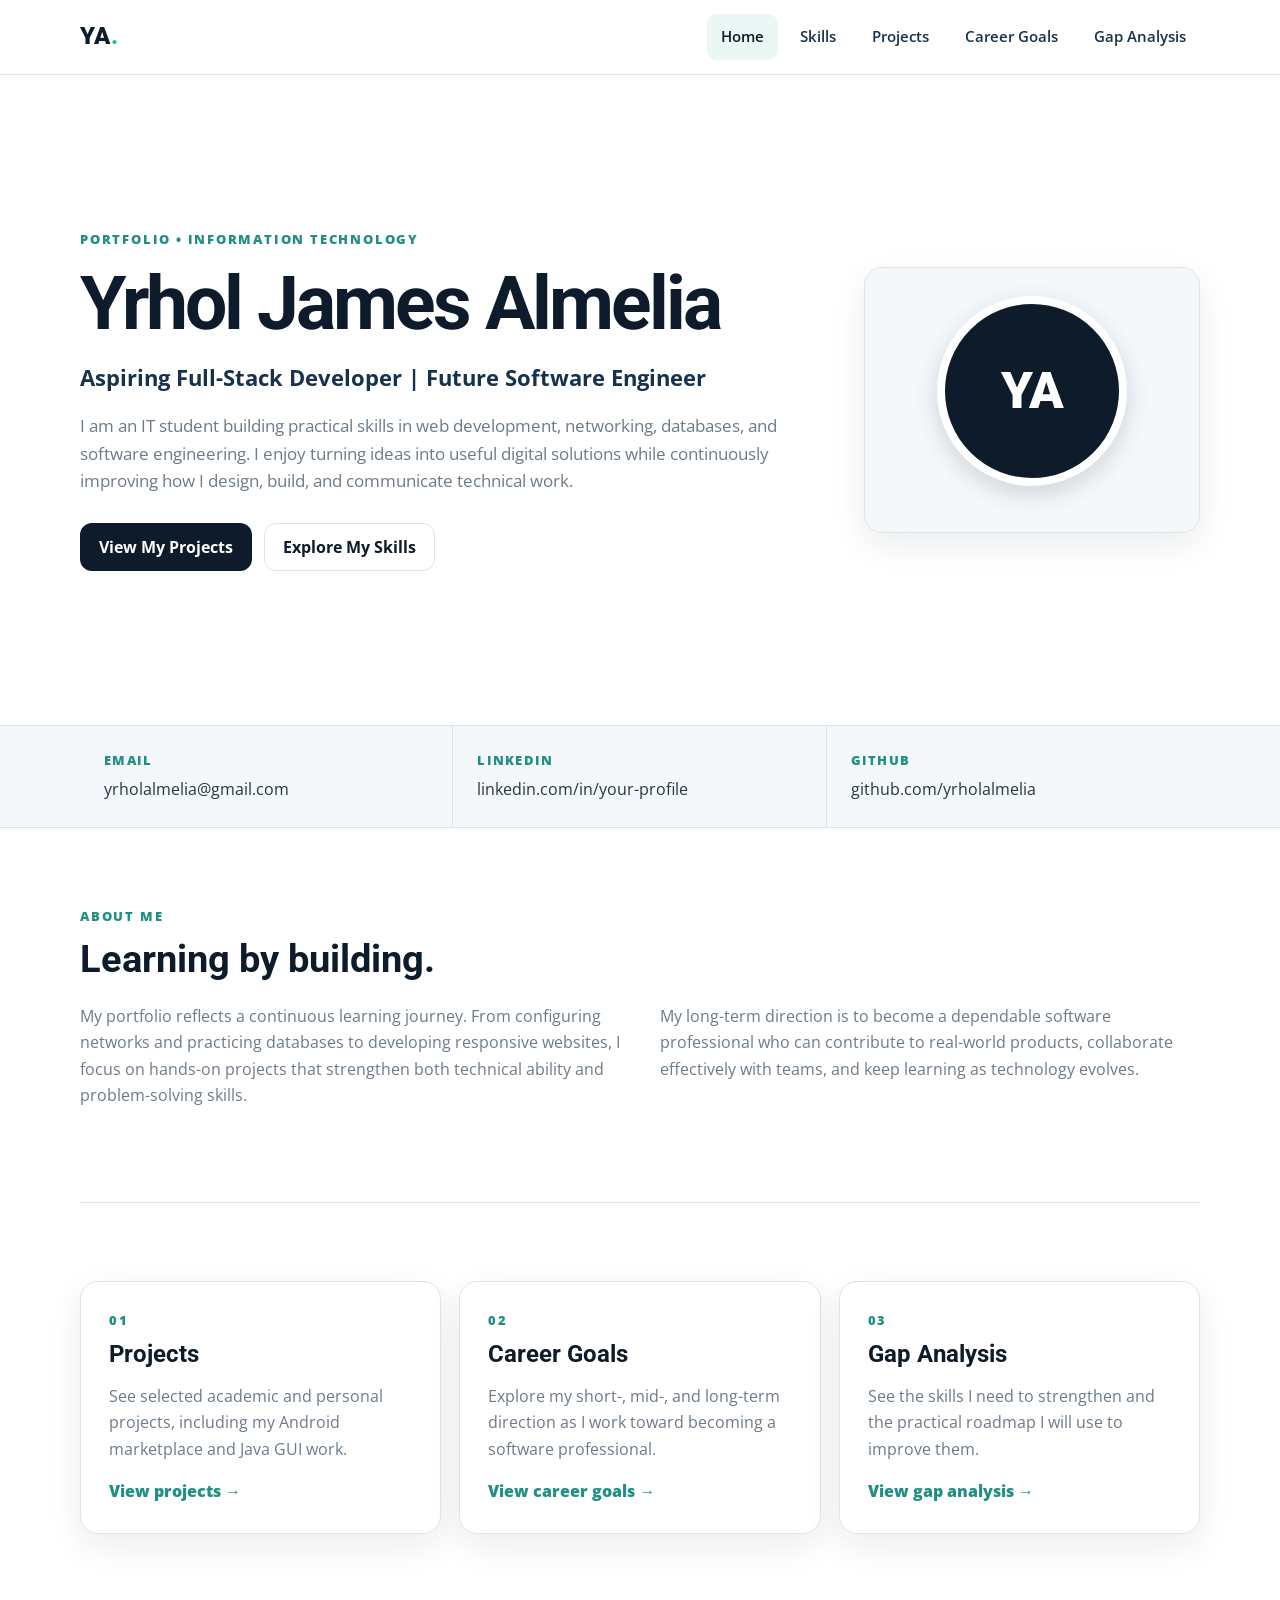
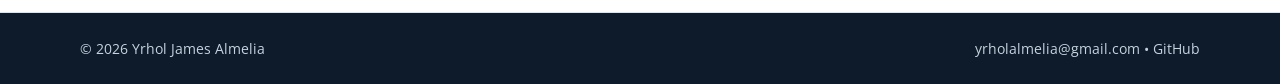
<file: index.html>
<!DOCTYPE html>
<html lang="en">
<head>
  <meta charset="UTF-8" />
  <meta name="viewport" content="width=device-width, initial-scale=1.0" />
  <meta name="description" content="Portfolio of Yrholjames Almelia — aspiring full-stack developer with interests in networking, cloud, and software engineering." />
  <title>Yrhol James Almelia | Home</title>
  <link rel="preconnect" href="https://fonts.googleapis.com" />
  <link rel="preconnect" href="https://fonts.gstatic.com" crossorigin />
  <link href="https://fonts.googleapis.com/css2?family=Open+Sans:wght@400;500;600;700&family=Roboto:wght@700;900&display=swap" rel="stylesheet" />
  <link rel="stylesheet" href="styles.css" />
</head>
<body>
  <header class="site-header">
    <nav class="navbar container" aria-label="Main navigation">
      <a class="brand" href="index.html">YA<span>.</span></a>
      <button class="menu-toggle" type="button" aria-expanded="false" aria-controls="nav-links">Menu</button>
      <div class="nav-links" id="nav-links">
        <a class="active" href="index.html">Home</a>
        <a href="skills.html">Skills</a>
        <a href="projects.html">Projects</a>
        <a href="career-goals.html">Career Goals</a>
        <a href="gap-analysis.html">Gap Analysis</a>
      </div>
    </nav>
  </header>

  <main>
    <section class="hero container section-space">
      <div class="hero-copy">
        <p class="eyebrow">Portfolio • Information Technology</p>
        <h1>Yrhol James Almelia</h1>
        <p class="hero-tagline">Aspiring Full-Stack Developer | Future Software Engineer</p>
        <p class="hero-intro">
          I am an IT student building practical skills in web development, networking, databases, and software engineering.
          I enjoy turning ideas into useful digital solutions while continuously improving how I design, build, and communicate technical work.
        </p>
        <div class="hero-actions">
          <a class="btn btn-primary" href="projects.html">View My Projects</a>
          <a class="btn btn-secondary" href="skills.html">Explore My Skills</a>
        </div>
      </div>
      <div class="profile-card" aria-label="Profile placeholder">
        <div class="profile-photo">YA</div>
      </div>
    </section>

    <section class="contact-strip">
      <div class="container contact-grid">
        <a href="mailto:your.yrholalmelia@gmail.com">
          <span class="contact-title">Email</span>
          <span>yrholalmelia@gmail.com</span>
        </a>
        <a href="https://www.linkedin.com/" target="_blank" rel="noopener noreferrer">
          <span class="contact-title">LinkedIn</span>
          <span>linkedin.com/in/your-profile</span>
        </a>
        <a href="https://github.com/yrholalmelia" target="_blank" rel="noopener noreferrer">
          <span class="contact-title">GitHub</span>
          <span>github.com/yrholalmelia</span>
        </a>
      </div>
    </section>

    <section class="container section-space intro-section">
      <div class="section-heading">
        <p class="eyebrow">About Me</p>
        <h2>Learning by building.</h2>
      </div>
      <div class="two-column">
        <p>
          My portfolio reflects a continuous learning journey. From configuring networks and practicing databases to developing responsive websites,
          I focus on hands-on projects that strengthen both technical ability and problem-solving skills.
        </p>
        <p>
          My long-term direction is to become a dependable software professional who can contribute to real-world products,
          collaborate effectively with teams, and keep learning as technology evolves.
        </p>
      </div>
    </section>

    <section class="container section-space">
      <div class="feature-grid">
        <a class="feature-card" href="projects.html">
          <p class="eyebrow">01</p>
          <h2>Projects</h2>
          <p>See selected academic and personal projects, including my Android marketplace and Java GUI work.</p>
          <span class="feature-link">View projects →</span>
        </a>
        <a class="feature-card" href="career-goals.html">
          <p class="eyebrow">02</p>
          <h2>Career Goals</h2>
          <p>Explore my short-, mid-, and long-term direction as I work toward becoming a software professional.</p>
          <span class="feature-link">View career goals →</span>
        </a>
        <a class="feature-card" href="gap-analysis.html">
          <p class="eyebrow">03</p>
          <h2>Gap Analysis</h2>
          <p>See the skills I need to strengthen and the practical roadmap I will use to improve them.</p>
          <span class="feature-link">View gap analysis →</span>
        </a>
      </div>
    </section>
  </main>

  <footer class="site-footer">
    <div class="container footer-inner">
      <p>© 2026 Yrhol James Almelia</p>
      <p><a href="mailto:your.yrholalmelia@gmail.com">yrholalmelia@gmail.com</a> • <a href="https://github.com/yrholalmelia" target="_blank" rel="noopener noreferrer">GitHub</a></p>
    </div>
  </footer>

  <script src="script.js"></script>
</body>
</html>
</file>
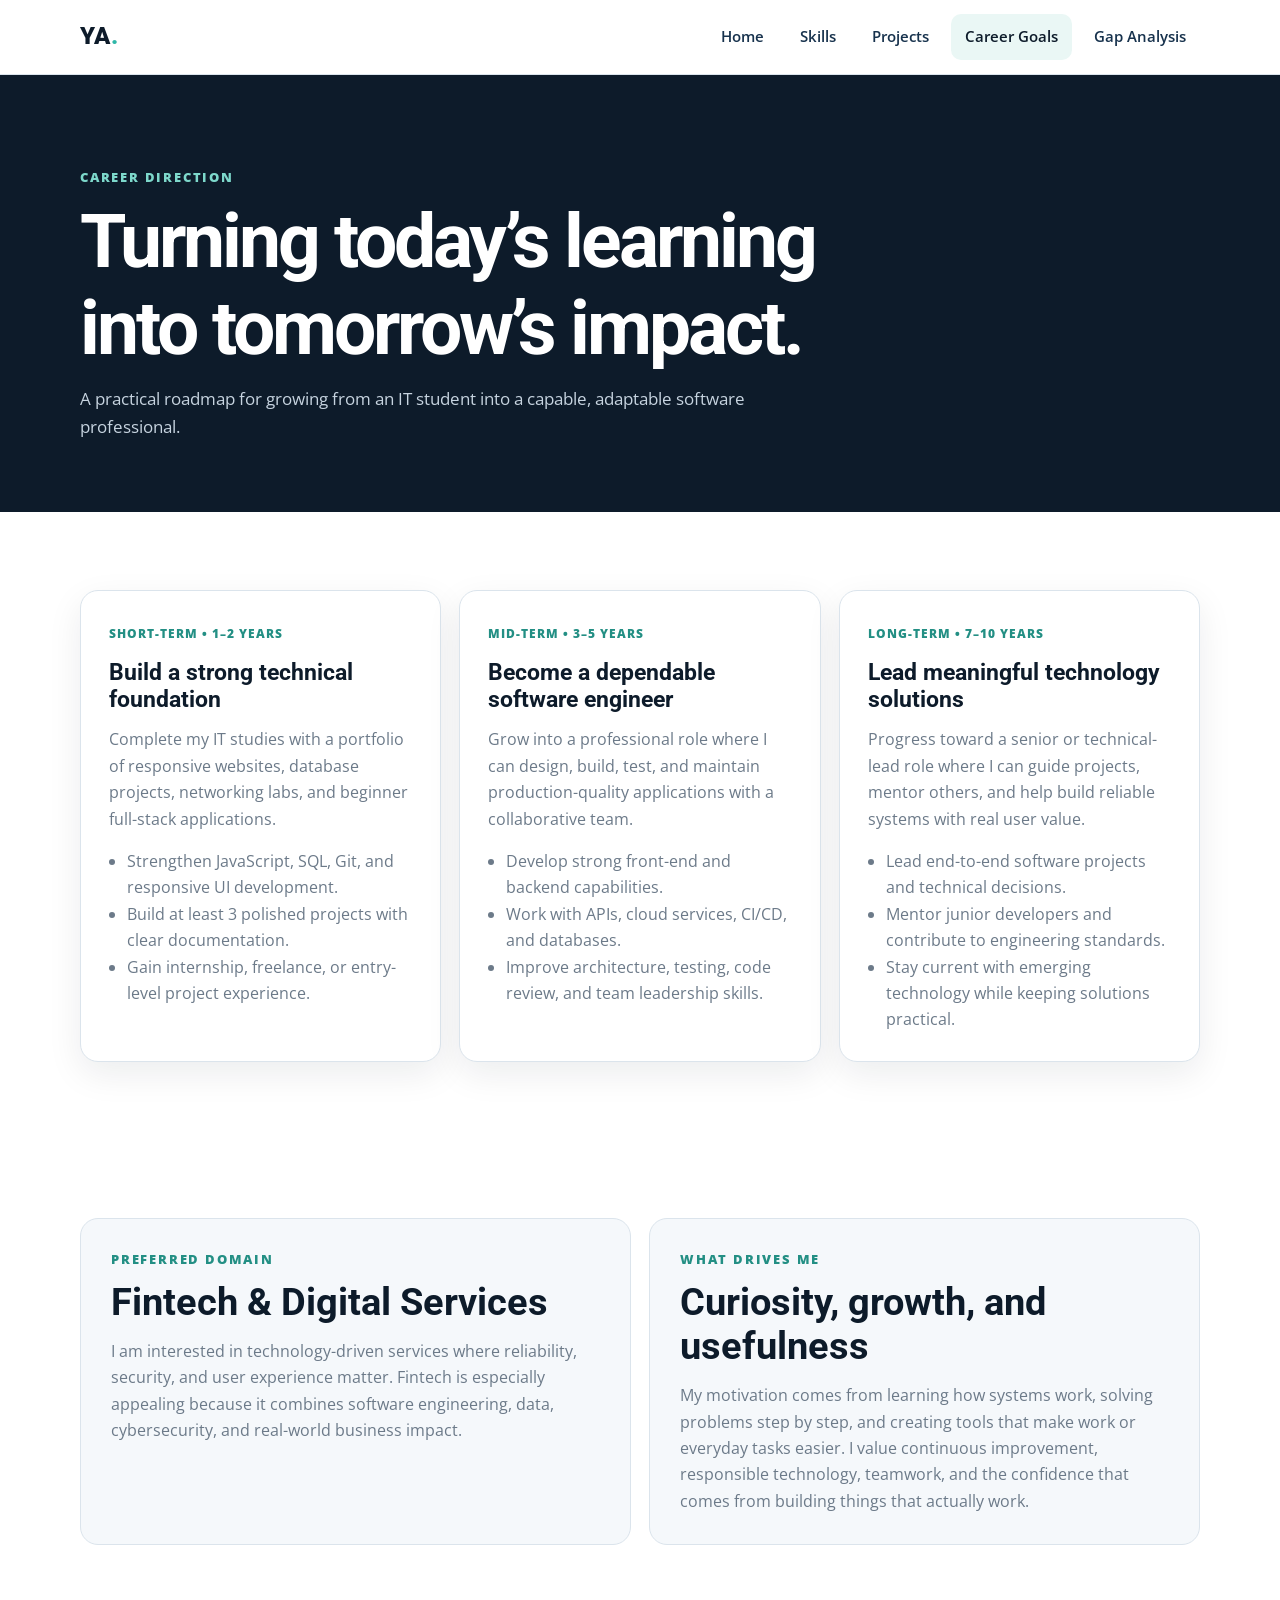
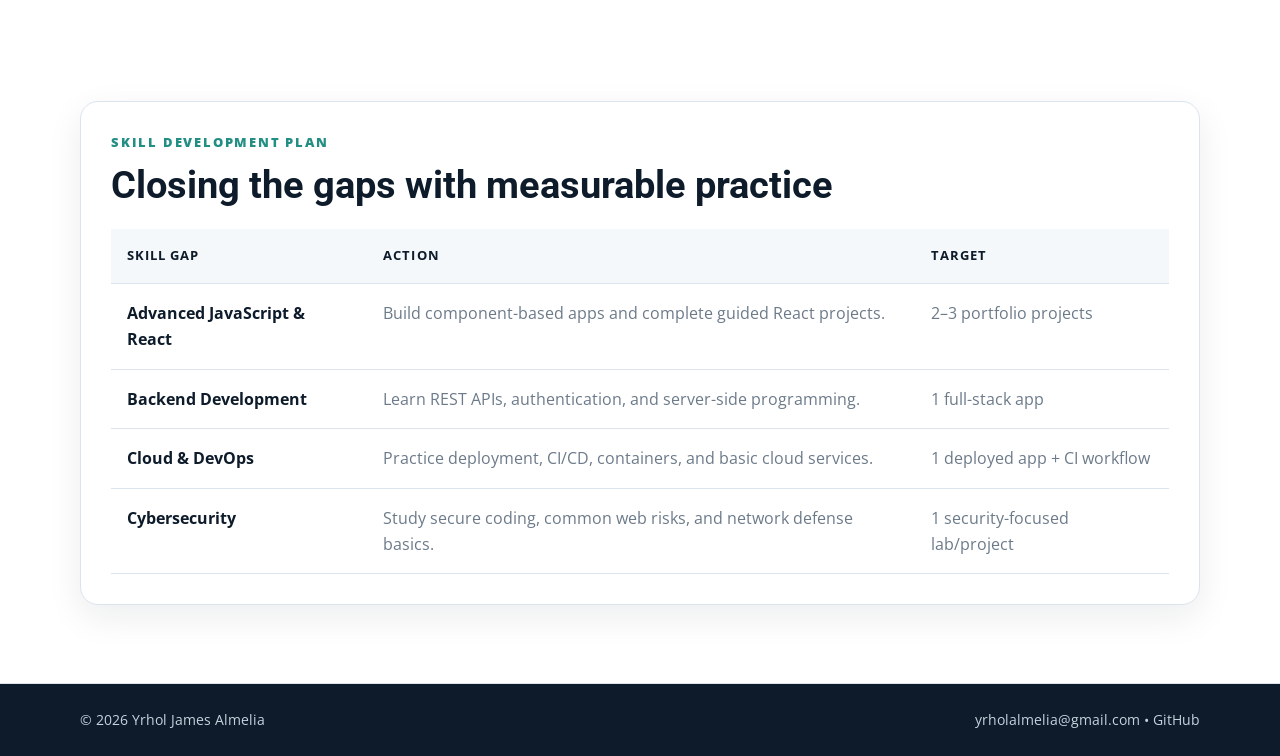
<file: career-goals.html>
<!DOCTYPE html>
<html lang="en">
<head>
  <meta charset="UTF-8" />
  <meta name="viewport" content="width=device-width, initial-scale=1.0" />
  <meta name="description" content="Career goals and skill development plan for Yrholjames Almelia." />
  <title>Yrhol James Almelia | Career Goals</title>
  <link rel="preconnect" href="https://fonts.googleapis.com" />
  <link rel="preconnect" href="https://fonts.gstatic.com" crossorigin />
  <link href="https://fonts.googleapis.com/css2?family=Open+Sans:wght@400;500;600;700&family=Roboto:wght@700;900&display=swap" rel="stylesheet" />
  <link rel="stylesheet" href="styles.css" />
</head>
<body>
  <header class="site-header">
    <nav class="navbar container" aria-label="Main navigation">
      <a class="brand" href="index.html">YA<span>.</span></a>
      <button class="menu-toggle" type="button" aria-expanded="false" aria-controls="nav-links">Menu</button>
      <div class="nav-links" id="nav-links">
        <a href="index.html">Home</a>
        <a href="skills.html">Skills</a>
        <a href="projects.html">Projects</a>
        <a class="active" href="career-goals.html">Career Goals</a>
        <a href="gap-analysis.html">Gap Analysis</a>
      </div>
    </nav>
  </header>

  <main>
    <section class="page-hero">
      <div class="container">
        <p class="eyebrow">Career Direction</p>
        <h1>Turning today’s learning into tomorrow’s impact.</h1>
        <p>A practical roadmap for growing from an IT student into a capable, adaptable software professional.</p>
      </div>
    </section>

    <section class="container section-space">
      <div class="goal-timeline">
        <article class="goal-card">
          <span class="goal-time">Short-Term • 1–2 Years</span>
          <h2>Build a strong technical foundation</h2>
          <p>Complete my IT studies with a portfolio of responsive websites, database projects, networking labs, and beginner full-stack applications.</p>
          <ul>
            <li>Strengthen JavaScript, SQL, Git, and responsive UI development.</li>
            <li>Build at least 3 polished projects with clear documentation.</li>
            <li>Gain internship, freelance, or entry-level project experience.</li>
          </ul>
        </article>

        <article class="goal-card">
          <span class="goal-time">Mid-Term • 3–5 Years</span>
          <h2>Become a dependable software engineer</h2>
          <p>Grow into a professional role where I can design, build, test, and maintain production-quality applications with a collaborative team.</p>
          <ul>
            <li>Develop strong front-end and backend capabilities.</li>
            <li>Work with APIs, cloud services, CI/CD, and databases.</li>
            <li>Improve architecture, testing, code review, and team leadership skills.</li>
          </ul>
        </article>

        <article class="goal-card">
          <span class="goal-time">Long-Term • 7–10 Years</span>
          <h2>Lead meaningful technology solutions</h2>
          <p>Progress toward a senior or technical-lead role where I can guide projects, mentor others, and help build reliable systems with real user value.</p>
          <ul>
            <li>Lead end-to-end software projects and technical decisions.</li>
            <li>Mentor junior developers and contribute to engineering standards.</li>
            <li>Stay current with emerging technology while keeping solutions practical.</li>
          </ul>
        </article>
      </div>
    </section>

    <section class="container section-space">
      <div class="two-panel">
        <article class="info-panel">
          <p class="eyebrow">Preferred Domain</p>
          <h2>Fintech &amp; Digital Services</h2>
          <p>
            I am interested in technology-driven services where reliability, security, and user experience matter.
            Fintech is especially appealing because it combines software engineering, data, cybersecurity, and real-world business impact.
          </p>
        </article>
        <article class="info-panel">
          <p class="eyebrow">What Drives Me</p>
          <h2>Curiosity, growth, and usefulness</h2>
          <p>
            My motivation comes from learning how systems work, solving problems step by step, and creating tools that make work or everyday tasks easier.
            I value continuous improvement, responsible technology, teamwork, and the confidence that comes from building things that actually work.
          </p>
        </article>
      </div>
    </section>

    <section class="container section-space">
      <div class="development-plan">
        <div class="section-heading">
          <p class="eyebrow">Skill Development Plan</p>
          <h2>Closing the gaps with measurable practice</h2>
        </div>
        <div class="plan-table-wrap">
          <table>
            <thead>
              <tr><th>Skill Gap</th><th>Action</th><th>Target</th></tr>
            </thead>
            <tbody>
              <tr><td>Advanced JavaScript &amp; React</td><td>Build component-based apps and complete guided React projects.</td><td>2–3 portfolio projects</td></tr>
              <tr><td>Backend Development</td><td>Learn REST APIs, authentication, and server-side programming.</td><td>1 full-stack app</td></tr>
              <tr><td>Cloud &amp; DevOps</td><td>Practice deployment, CI/CD, containers, and basic cloud services.</td><td>1 deployed app + CI workflow</td></tr>
              <tr><td>Cybersecurity</td><td>Study secure coding, common web risks, and network defense basics.</td><td>1 security-focused lab/project</td></tr>
            </tbody>
          </table>
        </div>
      </div>
    </section>
  </main>

  <footer class="site-footer">
    <div class="container footer-inner">
      <p>© 2026 Yrhol James Almelia</p>
      <p><a href="mailto:your.yrholalmelia@gmail.com">yrholalmelia@gmail.com</a> • <a href="https://github.com/yrholalmelia" target="_blank" rel="noopener noreferrer">GitHub</a></p>
    </div>
  </footer>

  <script src="script.js"></script>
</body>
</html>
</file>
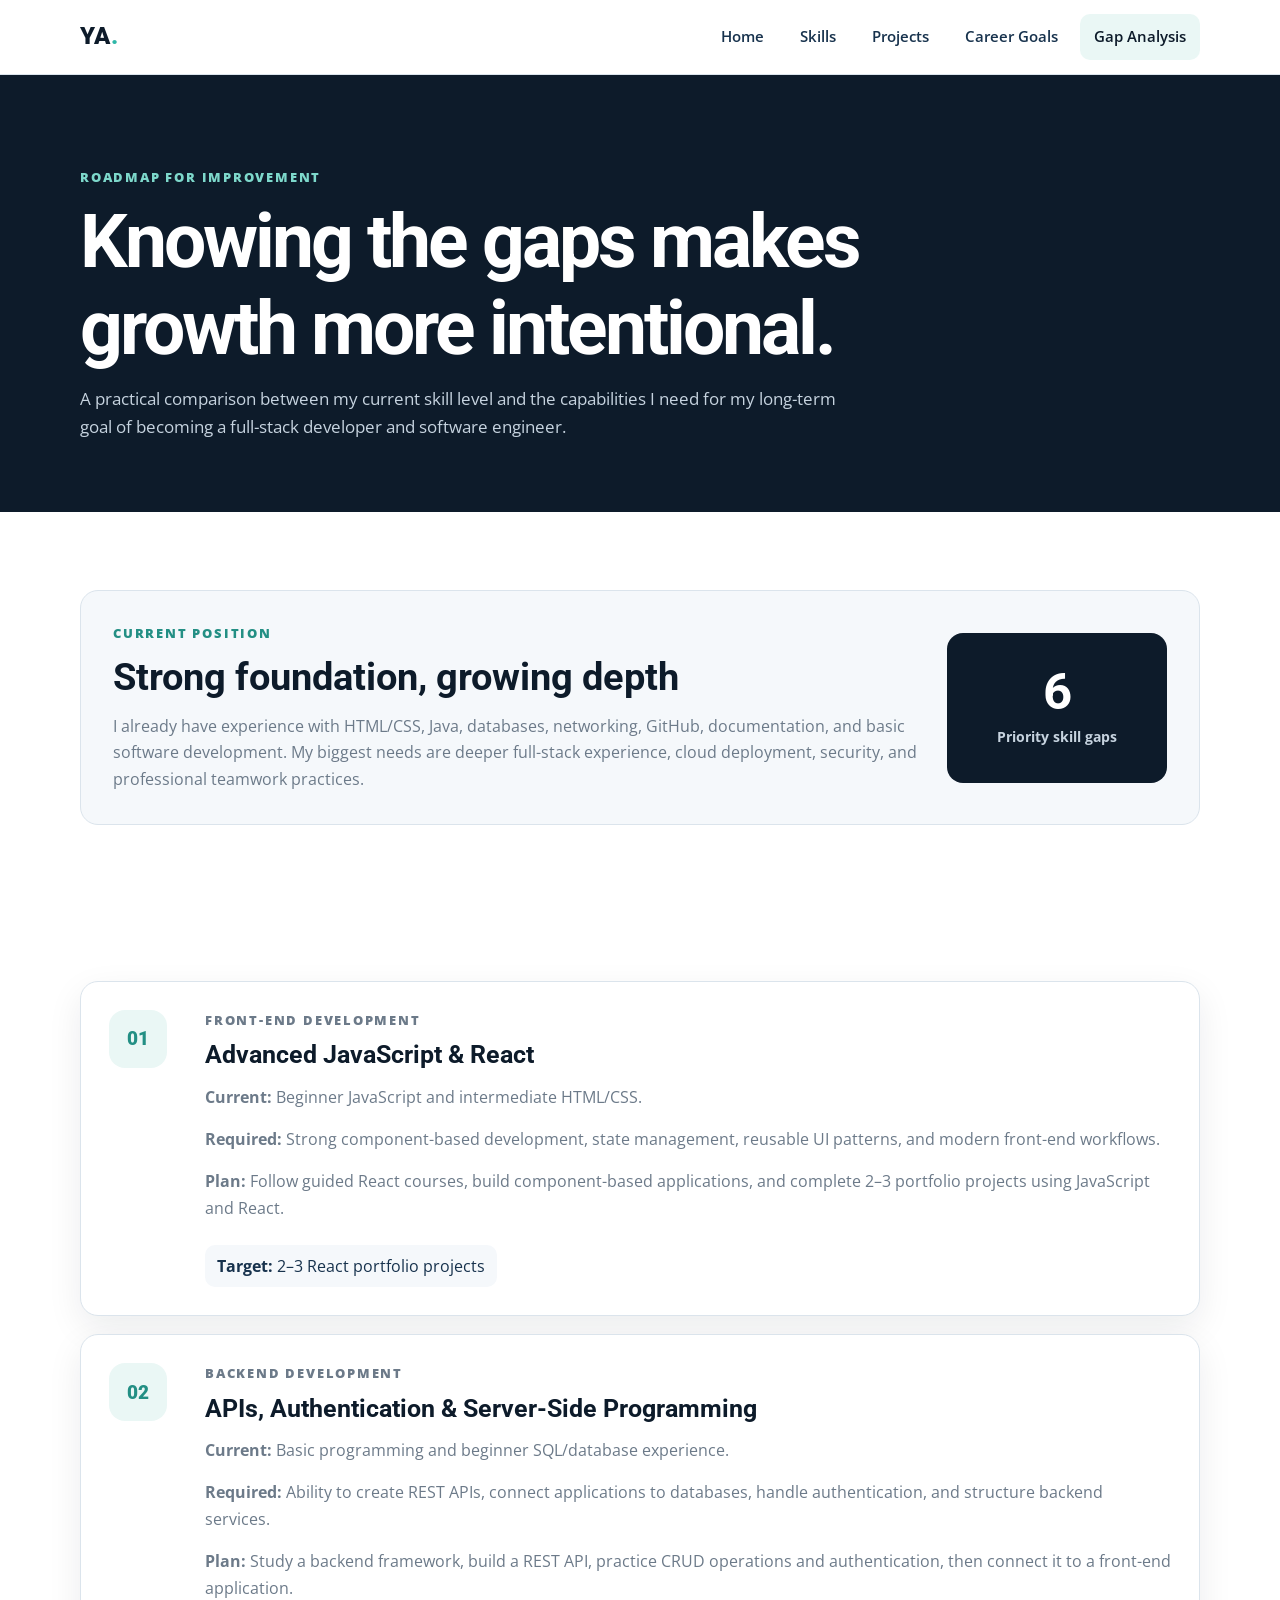
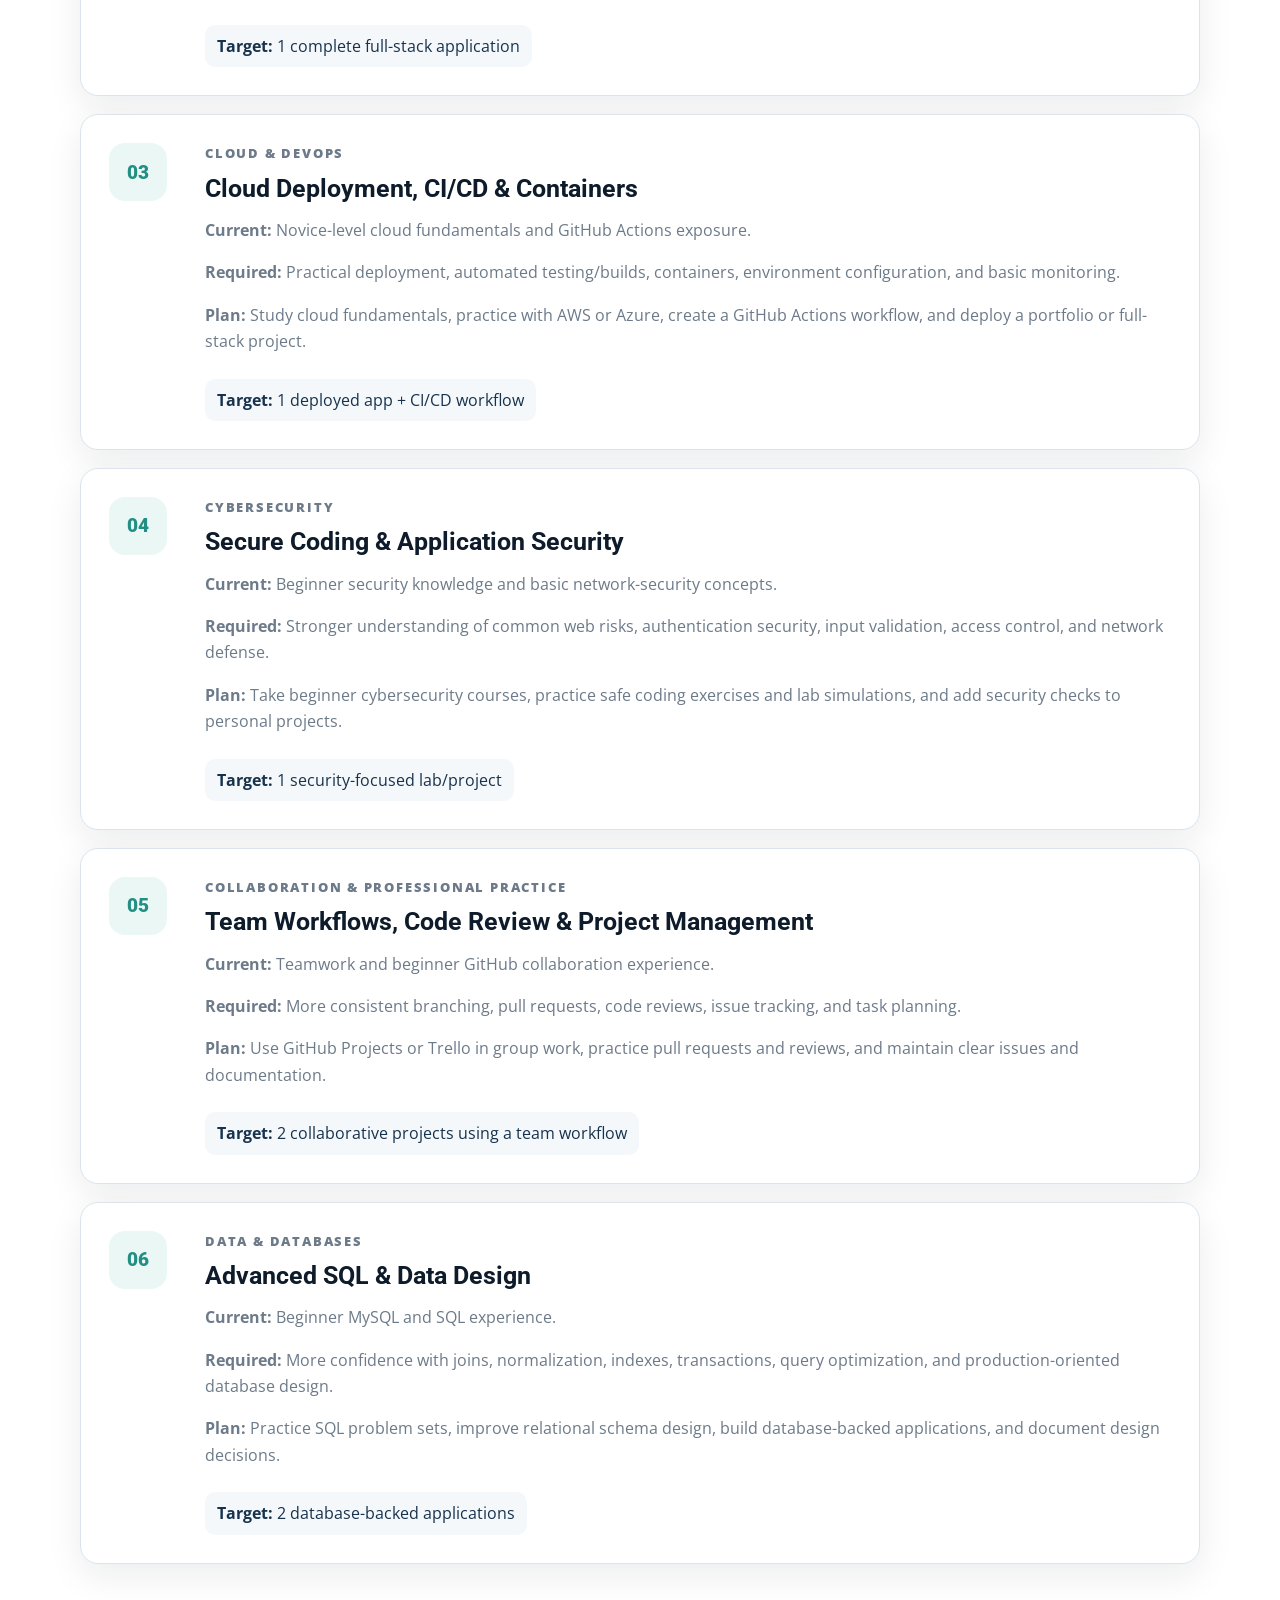
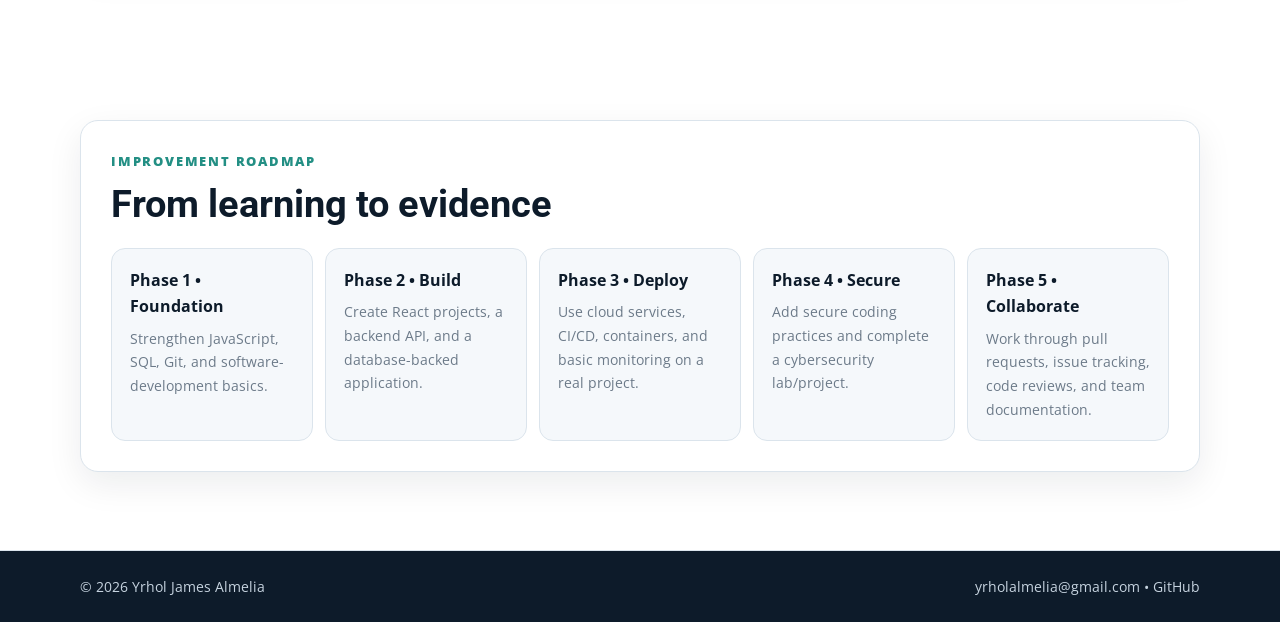
<file: gap-analysis.html>
<!DOCTYPE html>
<html lang="en">
<head>
  <meta charset="UTF-8" />
  <meta name="viewport" content="width=device-width, initial-scale=1.0" />
  <meta name="description" content="Gap analysis and improvement roadmap for Yrholjames Almelia's software engineering career goals." />
  <title>Yrhol James Almelia | Gap Analysis</title>
  <link rel="preconnect" href="https://fonts.googleapis.com" />
  <link rel="preconnect" href="https://fonts.gstatic.com" crossorigin />
  <link href="https://fonts.googleapis.com/css2?family=Open+Sans:wght@400;500;600;700&family=Roboto:wght@700;900&display=swap" rel="stylesheet" />
  <link rel="stylesheet" href="styles.css" />
</head>
<body>
  <header class="site-header">
    <nav class="navbar container" aria-label="Main navigation">
      <a class="brand" href="index.html">YA<span>.</span></a>
      <button class="menu-toggle" type="button" aria-expanded="false" aria-controls="nav-links">Menu</button>
      <div class="nav-links" id="nav-links">
        <a href="index.html">Home</a>
        <a href="skills.html">Skills</a>
        <a href="projects.html">Projects</a>
        <a href="career-goals.html">Career Goals</a>
        <a class="active" href="gap-analysis.html">Gap Analysis</a>
      </div>
    </nav>
  </header>

  <main>
    <section class="page-hero">
      <div class="container">
        <p class="eyebrow">Roadmap for Improvement</p>
        <h1>Knowing the gaps makes growth more intentional.</h1>
        <p>A practical comparison between my current skill level and the capabilities I need for my long-term goal of becoming a full-stack developer and software engineer.</p>
      </div>
    </section>

    <section class="container section-space">
      <div class="gap-summary">
        <div>
          <p class="eyebrow">Current Position</p>
          <h2>Strong foundation, growing depth</h2>
          <p>I already have experience with HTML/CSS, Java, databases, networking, GitHub, documentation, and basic software development. My biggest needs are deeper full-stack experience, cloud deployment, security, and professional teamwork practices.</p>
        </div>
        <div class="gap-summary-stat">
          <strong>6</strong>
          <span>Priority skill gaps</span>
        </div>
      </div>
    </section>

    <section class="container section-space">
      <div class="roadmap">

        <article class="roadmap-item">
          <div class="roadmap-step">01</div>
          <div>
            <p class="eyebrow">Front-End Development</p>
            <h2>Advanced JavaScript &amp; React</h2>
            <p><strong>Current:</strong> Beginner JavaScript and intermediate HTML/CSS.</p>
            <p><strong>Required:</strong> Strong component-based development, state management, reusable UI patterns, and modern front-end workflows.</p>
            <p><strong>Plan:</strong> Follow guided React courses, build component-based applications, and complete 2–3 portfolio projects using JavaScript and React.</p>
            <p class="roadmap-target"><strong>Target:</strong> 2–3 React portfolio projects</p>
          </div>
        </article>

        <article class="roadmap-item">
          <div class="roadmap-step">02</div>
          <div>
            <p class="eyebrow">Backend Development</p>
            <h2>APIs, Authentication &amp; Server-Side Programming</h2>
            <p><strong>Current:</strong> Basic programming and beginner SQL/database experience.</p>
            <p><strong>Required:</strong> Ability to create REST APIs, connect applications to databases, handle authentication, and structure backend services.</p>
            <p><strong>Plan:</strong> Study a backend framework, build a REST API, practice CRUD operations and authentication, then connect it to a front-end application.</p>
            <p class="roadmap-target"><strong>Target:</strong> 1 complete full-stack application</p>
          </div>
        </article>

        <article class="roadmap-item">
          <div class="roadmap-step">03</div>
          <div>
            <p class="eyebrow">Cloud &amp; DevOps</p>
            <h2>Cloud Deployment, CI/CD &amp; Containers</h2>
            <p><strong>Current:</strong> Novice-level cloud fundamentals and GitHub Actions exposure.</p>
            <p><strong>Required:</strong> Practical deployment, automated testing/builds, containers, environment configuration, and basic monitoring.</p>
            <p><strong>Plan:</strong> Study cloud fundamentals, practice with AWS or Azure, create a GitHub Actions workflow, and deploy a portfolio or full-stack project.</p>
            <p class="roadmap-target"><strong>Target:</strong> 1 deployed app + CI/CD workflow</p>
          </div>
        </article>

        <article class="roadmap-item">
          <div class="roadmap-step">04</div>
          <div>
            <p class="eyebrow">Cybersecurity</p>
            <h2>Secure Coding &amp; Application Security</h2>
            <p><strong>Current:</strong> Beginner security knowledge and basic network-security concepts.</p>
            <p><strong>Required:</strong> Stronger understanding of common web risks, authentication security, input validation, access control, and network defense.</p>
            <p><strong>Plan:</strong> Take beginner cybersecurity courses, practice safe coding exercises and lab simulations, and add security checks to personal projects.</p>
            <p class="roadmap-target"><strong>Target:</strong> 1 security-focused lab/project</p>
          </div>
        </article>

        <article class="roadmap-item">
          <div class="roadmap-step">05</div>
          <div>
            <p class="eyebrow">Collaboration &amp; Professional Practice</p>
            <h2>Team Workflows, Code Review &amp; Project Management</h2>
            <p><strong>Current:</strong> Teamwork and beginner GitHub collaboration experience.</p>
            <p><strong>Required:</strong> More consistent branching, pull requests, code reviews, issue tracking, and task planning.</p>
            <p><strong>Plan:</strong> Use GitHub Projects or Trello in group work, practice pull requests and reviews, and maintain clear issues and documentation.</p>
            <p class="roadmap-target"><strong>Target:</strong> 2 collaborative projects using a team workflow</p>
          </div>
        </article>

        <article class="roadmap-item">
          <div class="roadmap-step">06</div>
          <div>
            <p class="eyebrow">Data &amp; Databases</p>
            <h2>Advanced SQL &amp; Data Design</h2>
            <p><strong>Current:</strong> Beginner MySQL and SQL experience.</p>
            <p><strong>Required:</strong> More confidence with joins, normalization, indexes, transactions, query optimization, and production-oriented database design.</p>
            <p><strong>Plan:</strong> Practice SQL problem sets, improve relational schema design, build database-backed applications, and document design decisions.</p>
            <p class="roadmap-target"><strong>Target:</strong> 2 database-backed applications</p>
          </div>
        </article>

      </div>
    </section>

    <section class="container section-space">
      <div class="development-plan">
        <div class="section-heading">
          <p class="eyebrow">Improvement Roadmap</p>
          <h2>From learning to evidence</h2>
        </div>
        <div class="timeline-road">
          <div><strong>Phase 1 • Foundation</strong><span>Strengthen JavaScript, SQL, Git, and software-development basics.</span></div>
          <div><strong>Phase 2 • Build</strong><span>Create React projects, a backend API, and a database-backed application.</span></div>
          <div><strong>Phase 3 • Deploy</strong><span>Use cloud services, CI/CD, containers, and basic monitoring on a real project.</span></div>
          <div><strong>Phase 4 • Secure</strong><span>Add secure coding practices and complete a cybersecurity lab/project.</span></div>
          <div><strong>Phase 5 • Collaborate</strong><span>Work through pull requests, issue tracking, code reviews, and team documentation.</span></div>
        </div>
      </div>
    </section>
  </main>

  <footer class="site-footer">
    <div class="container footer-inner">
      <p>© 2026 Yrhol James Almelia</p>
      <p><a href="mailto:your.yrholalmelia@gmail.com">yrholalmelia@gmail.com</a> • <a href="https://github.com/yrholalmelia" target="_blank" rel="noopener noreferrer">GitHub</a></p>
    </div>
  </footer>

  <script src="script.js"></script>
</body>
</html>
</file>
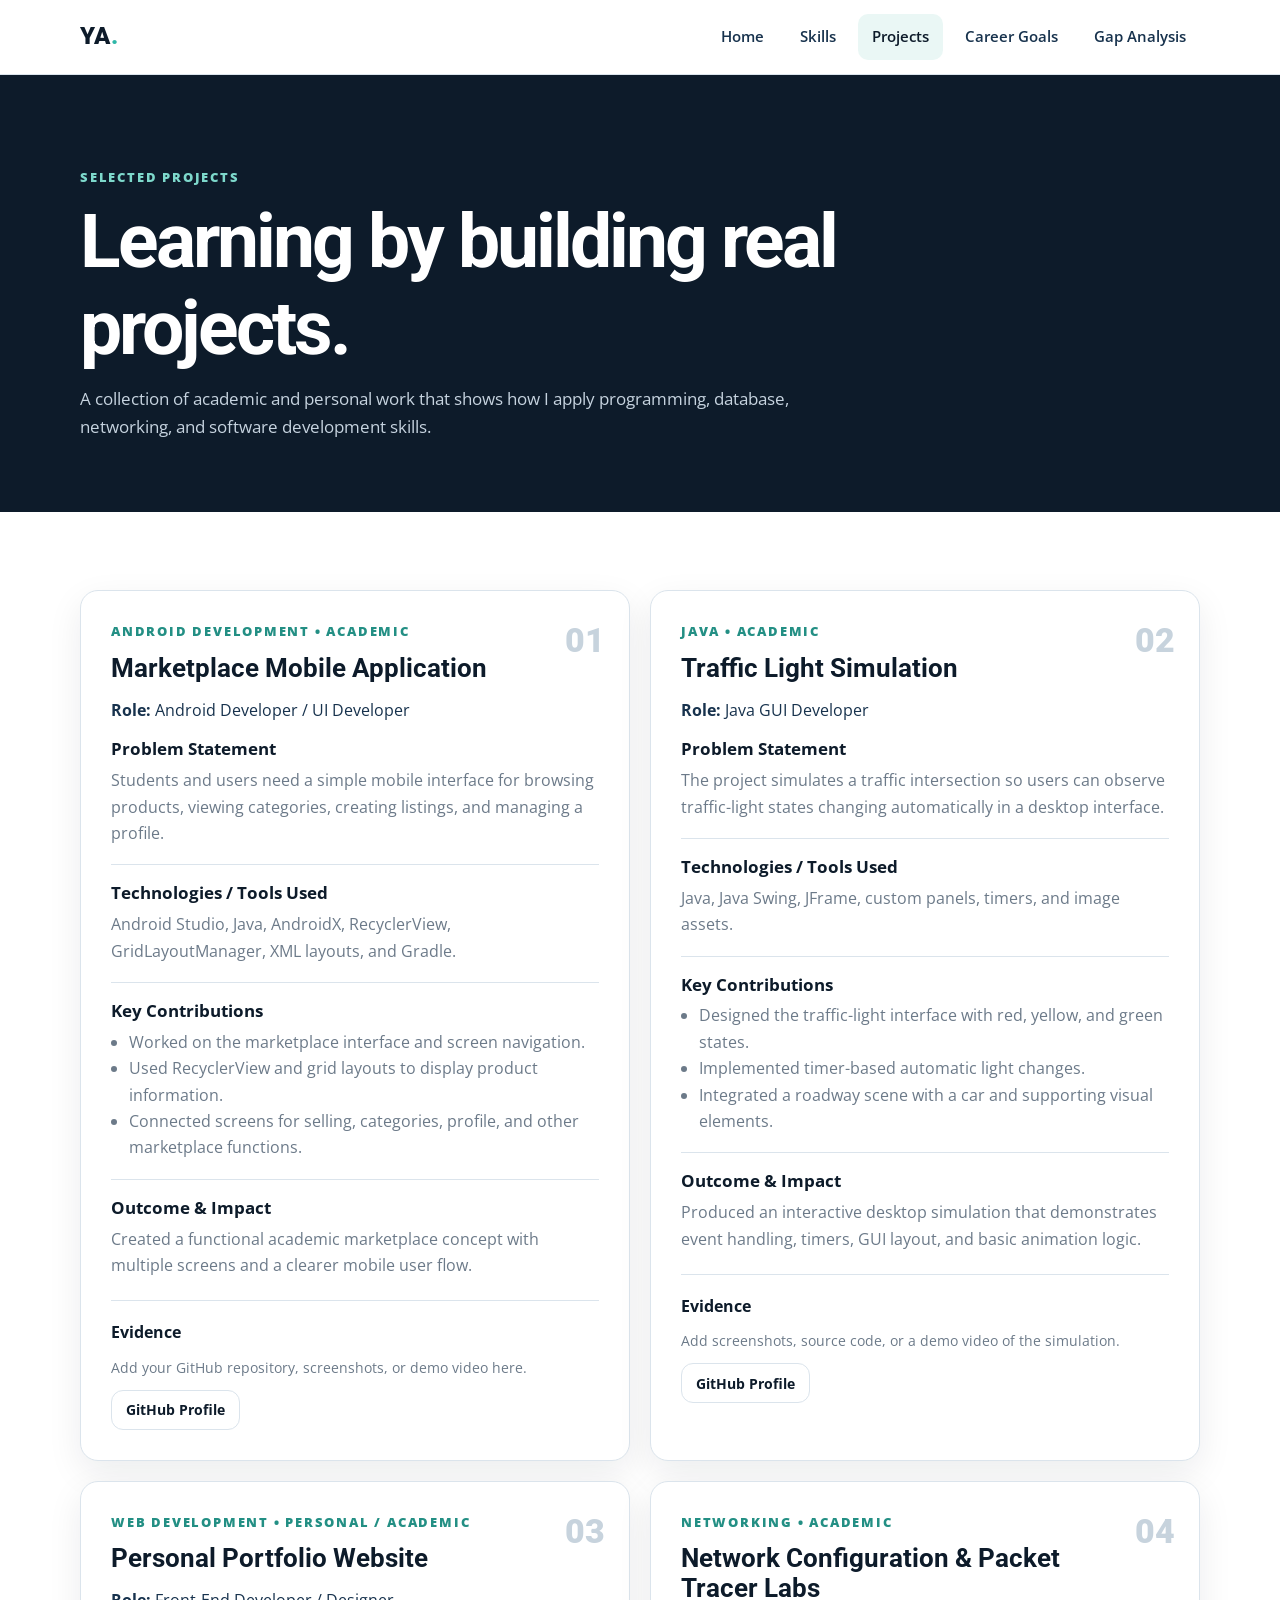
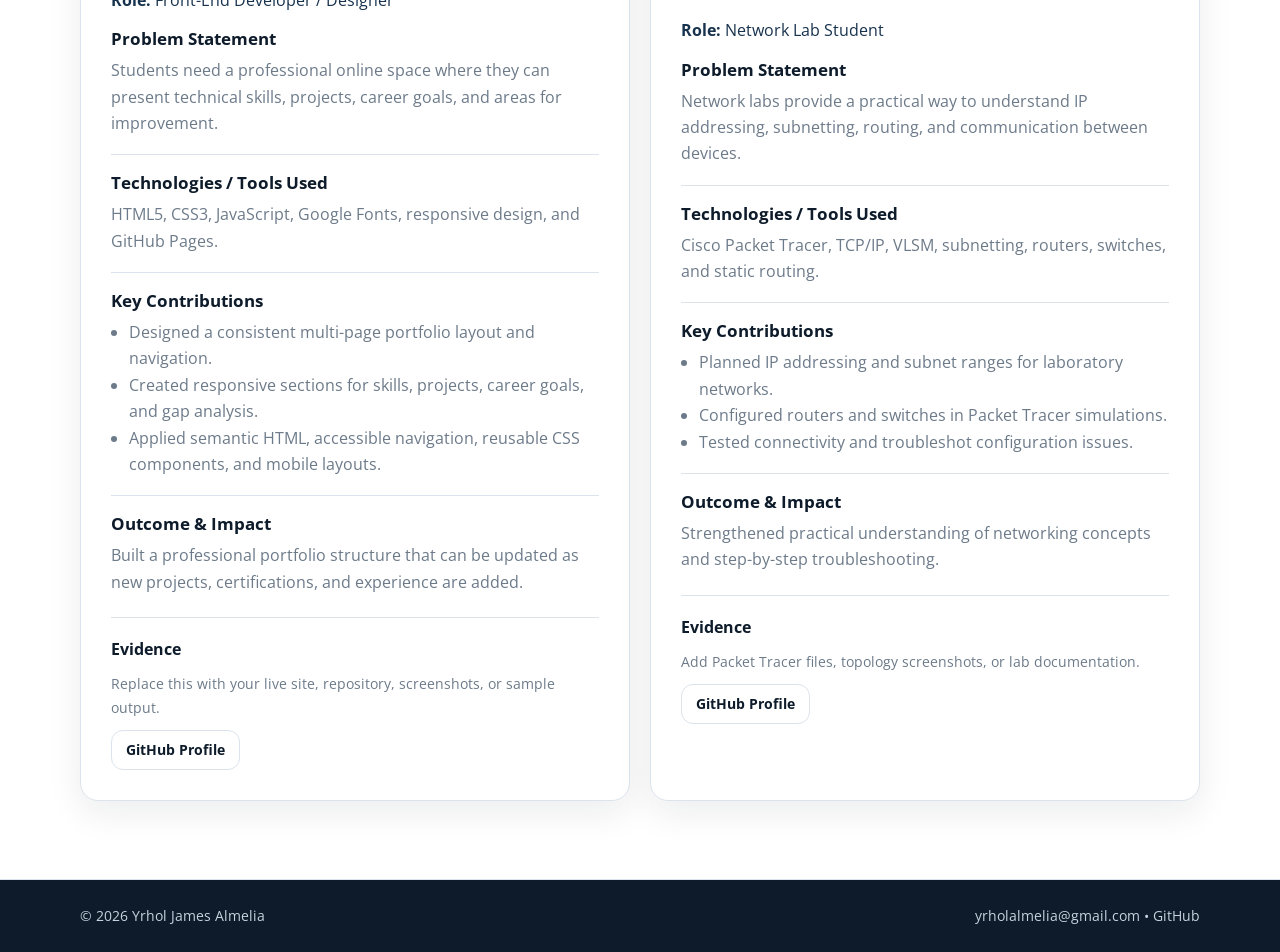
<file: projects.html>
<!DOCTYPE html>
<html lang="en">
<head>
  <meta charset="UTF-8" />
  <meta name="viewport" content="width=device-width, initial-scale=1.0" />
  <meta name="description" content="Projects portfolio of Yrholjames Almelia." />
  <title>Yrhol James Almelia | Projects</title>
  <link rel="preconnect" href="https://fonts.googleapis.com" />
  <link rel="preconnect" href="https://fonts.gstatic.com" crossorigin />
  <link href="https://fonts.googleapis.com/css2?family=Open+Sans:wght@400;500;600;700&family=Roboto:wght@700;900&display=swap" rel="stylesheet" />
  <link rel="stylesheet" href="styles.css" />
</head>
<body>
  <header class="site-header">
    <nav class="navbar container" aria-label="Main navigation">
      <a class="brand" href="index.html">YA<span>.</span></a>
      <button class="menu-toggle" type="button" aria-expanded="false" aria-controls="nav-links">Menu</button>
      <div class="nav-links" id="nav-links">
        <a href="index.html">Home</a>
        <a href="skills.html">Skills</a>
        <a class="active" href="projects.html">Projects</a>
        <a href="career-goals.html">Career Goals</a>
        <a href="gap-analysis.html">Gap Analysis</a>
      </div>
    </nav>
  </header>

  <main>
    <section class="page-hero">
      <div class="container">
        <p class="eyebrow">Selected Projects</p>
        <h1>Learning by building real projects.</h1>
        <p>A collection of academic and personal work that shows how I apply programming, database, networking, and software development skills.</p>
      </div>
    </section>

    <section class="container section-space">
      <div class="project-grid">

        <article class="project-card">
          <div class="project-number">01</div>
          <p class="eyebrow">Android Development • Academic</p>
          <h2>Marketplace Mobile Application</h2>
          <p class="project-role"><strong>Role:</strong> Android Developer / UI Developer</p>

          <div class="project-block">
            <h3>Problem Statement</h3>
            <p>Students and users need a simple mobile interface for browsing products, viewing categories, creating listings, and managing a profile.</p>
          </div>
          <div class="project-block">
            <h3>Technologies / Tools Used</h3>
            <p>Android Studio, Java, AndroidX, RecyclerView, GridLayoutManager, XML layouts, and Gradle.</p>
          </div>
          <div class="project-block">
            <h3>Key Contributions</h3>
            <ul>
              <li>Worked on the marketplace interface and screen navigation.</li>
              <li>Used RecyclerView and grid layouts to display product information.</li>
              <li>Connected screens for selling, categories, profile, and other marketplace functions.</li>
            </ul>
          </div>
          <div class="project-block">
            <h3>Outcome &amp; Impact</h3>
            <p>Created a functional academic marketplace concept with multiple screens and a clearer mobile user flow.</p>
          </div>
          <div class="project-evidence">
            <strong>Evidence</strong>
            <span>Add your GitHub repository, screenshots, or demo video here.</span>
            <a class="btn btn-small btn-secondary" href="https://github.com/yrholalmelia" target="_blank" rel="noopener noreferrer">GitHub Profile</a>
          </div>
        </article>

        <article class="project-card">
          <div class="project-number">02</div>
          <p class="eyebrow">Java • Academic</p>
          <h2>Traffic Light Simulation</h2>
          <p class="project-role"><strong>Role:</strong> Java GUI Developer</p>

          <div class="project-block">
            <h3>Problem Statement</h3>
            <p>The project simulates a traffic intersection so users can observe traffic-light states changing automatically in a desktop interface.</p>
          </div>
          <div class="project-block">
            <h3>Technologies / Tools Used</h3>
            <p>Java, Java Swing, JFrame, custom panels, timers, and image assets.</p>
          </div>
          <div class="project-block">
            <h3>Key Contributions</h3>
            <ul>
              <li>Designed the traffic-light interface with red, yellow, and green states.</li>
              <li>Implemented timer-based automatic light changes.</li>
              <li>Integrated a roadway scene with a car and supporting visual elements.</li>
            </ul>
          </div>
          <div class="project-block">
            <h3>Outcome &amp; Impact</h3>
            <p>Produced an interactive desktop simulation that demonstrates event handling, timers, GUI layout, and basic animation logic.</p>
          </div>
          <div class="project-evidence">
            <strong>Evidence</strong>
            <span>Add screenshots, source code, or a demo video of the simulation.</span>
            <a class="btn btn-small btn-secondary" href="https://github.com/yrholalmelia" target="_blank" rel="noopener noreferrer">GitHub Profile</a>
          </div>
        </article>

        <article class="project-card">
          <div class="project-number">03</div>
          <p class="eyebrow">Web Development • Personal / Academic</p>
          <h2>Personal Portfolio Website</h2>
          <p class="project-role"><strong>Role:</strong> Front-End Developer / Designer</p>

          <div class="project-block">
            <h3>Problem Statement</h3>
            <p>Students need a professional online space where they can present technical skills, projects, career goals, and areas for improvement.</p>
          </div>
          <div class="project-block">
            <h3>Technologies / Tools Used</h3>
            <p>HTML5, CSS3, JavaScript, Google Fonts, responsive design, and GitHub Pages.</p>
          </div>
          <div class="project-block">
            <h3>Key Contributions</h3>
            <ul>
              <li>Designed a consistent multi-page portfolio layout and navigation.</li>
              <li>Created responsive sections for skills, projects, career goals, and gap analysis.</li>
              <li>Applied semantic HTML, accessible navigation, reusable CSS components, and mobile layouts.</li>
            </ul>
          </div>
          <div class="project-block">
            <h3>Outcome &amp; Impact</h3>
            <p>Built a professional portfolio structure that can be updated as new projects, certifications, and experience are added.</p>
          </div>
          <div class="project-evidence">
            <strong>Evidence</strong>
            <span>Replace this with your live site, repository, screenshots, or sample output.</span>
            <a class="btn btn-small btn-secondary" href="https://github.com/yrholalmelia" target="_blank" rel="noopener noreferrer">GitHub Profile</a>
          </div>
        </article>

        <article class="project-card">
          <div class="project-number">04</div>
          <p class="eyebrow">Networking • Academic</p>
          <h2>Network Configuration &amp; Packet Tracer Labs</h2>
          <p class="project-role"><strong>Role:</strong> Network Lab Student</p>

          <div class="project-block">
            <h3>Problem Statement</h3>
            <p>Network labs provide a practical way to understand IP addressing, subnetting, routing, and communication between devices.</p>
          </div>
          <div class="project-block">
            <h3>Technologies / Tools Used</h3>
            <p>Cisco Packet Tracer, TCP/IP, VLSM, subnetting, routers, switches, and static routing.</p>
          </div>
          <div class="project-block">
            <h3>Key Contributions</h3>
            <ul>
              <li>Planned IP addressing and subnet ranges for laboratory networks.</li>
              <li>Configured routers and switches in Packet Tracer simulations.</li>
              <li>Tested connectivity and troubleshot configuration issues.</li>
            </ul>
          </div>
          <div class="project-block">
            <h3>Outcome &amp; Impact</h3>
            <p>Strengthened practical understanding of networking concepts and step-by-step troubleshooting.</p>
          </div>
          <div class="project-evidence">
            <strong>Evidence</strong>
            <span>Add Packet Tracer files, topology screenshots, or lab documentation.</span>
            <a class="btn btn-small btn-secondary" href="https://github.com/yrholalmelia" target="_blank" rel="noopener noreferrer">GitHub Profile</a>
          </div>
        </article>

      </div>
    </section>
  </main>

  <footer class="site-footer">
    <div class="container footer-inner">
      <p>© 2026 Yrhol James Almelia</p>
      <p><a href="mailto:your.yrholalmelia@gmail.com">yrholalmelia@gmail.com</a> • <a href="https://github.com/yrholalmelia" target="_blank" rel="noopener noreferrer">GitHub</a></p>
    </div>
  </footer>

  <script src="script.js"></script>
</body>
</html>
</file>
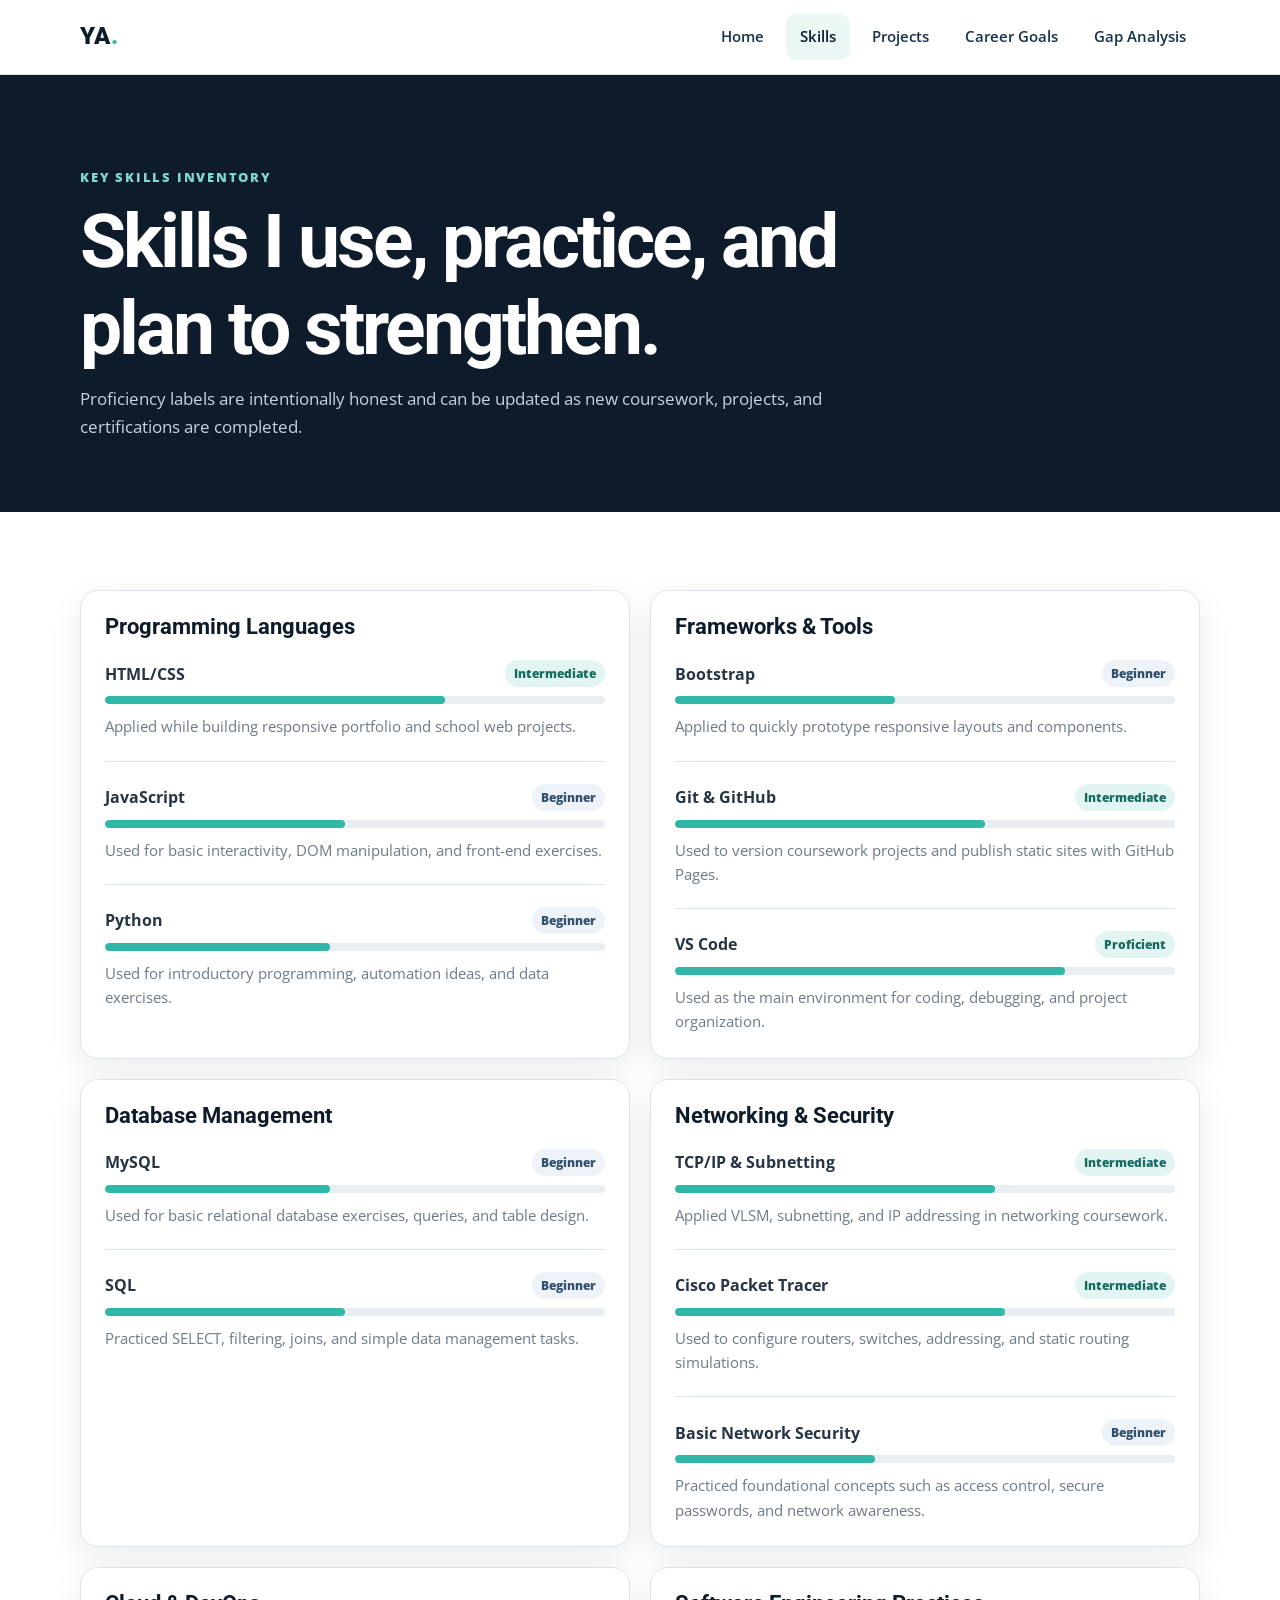
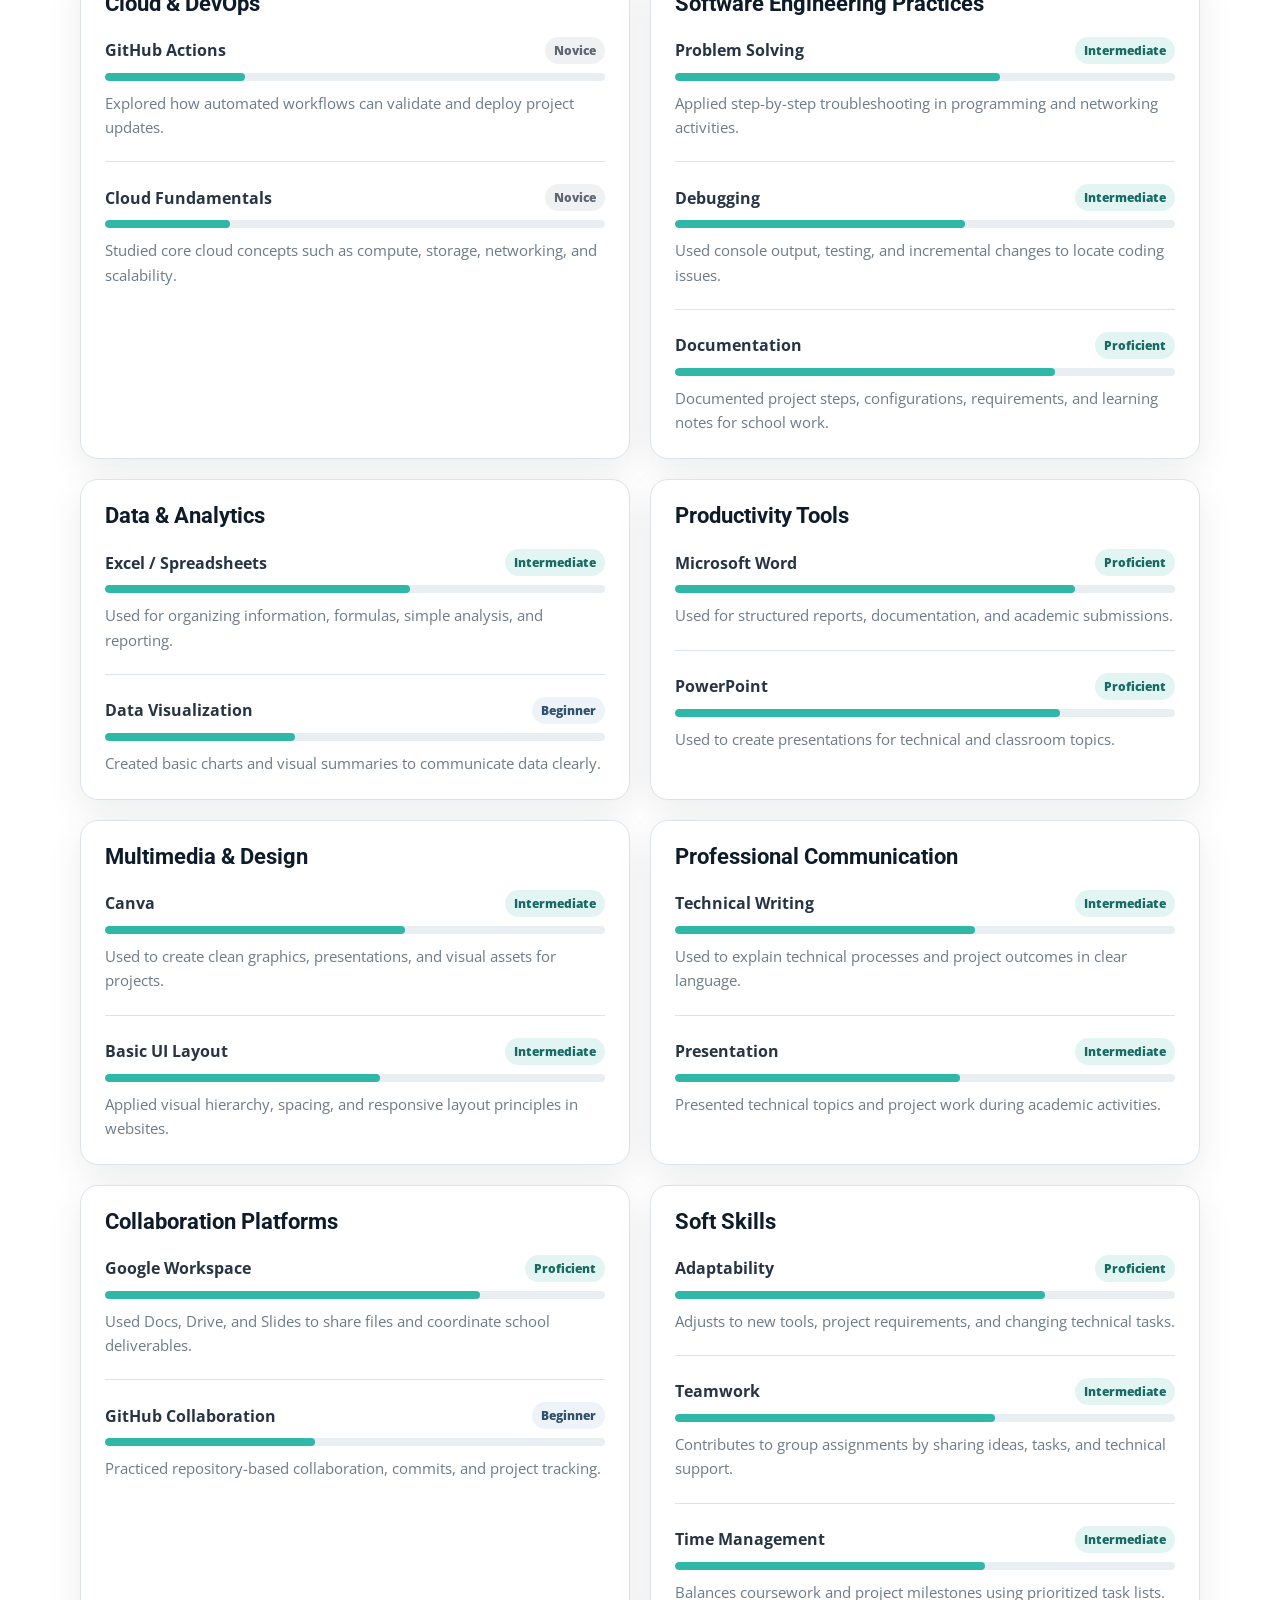
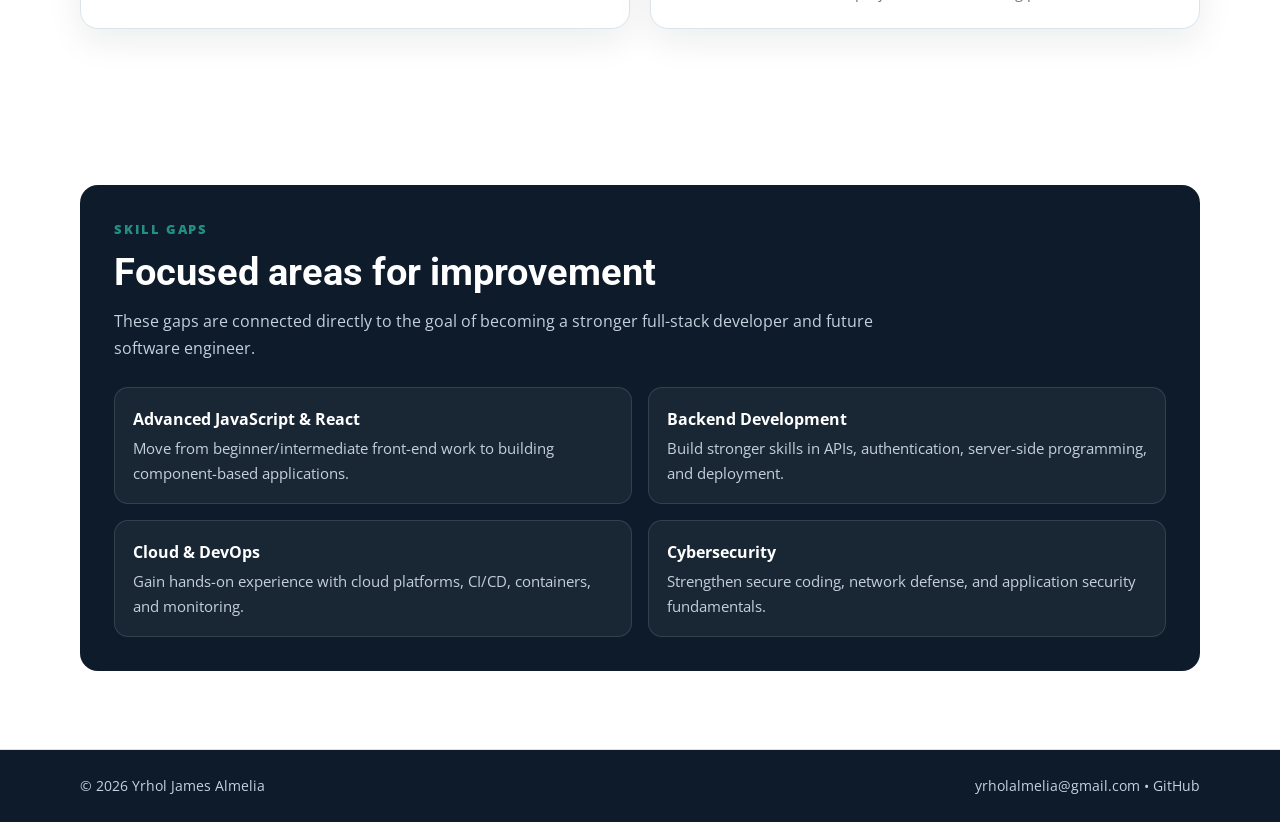
<file: skills.html>
<!DOCTYPE html>
<html lang="en">
<head>
  <meta charset="UTF-8" />
  <meta name="viewport" content="width=device-width, initial-scale=1.0" />
  <meta name="description" content="Key skills inventory for Yrholjames Almelia across programming, networking, cloud, data, communication, and collaboration." />
  <title>Yrhol James Almelia | Skills</title>
  <link rel="preconnect" href="https://fonts.googleapis.com" />
  <link rel="preconnect" href="https://fonts.gstatic.com" crossorigin />
  <link href="https://fonts.googleapis.com/css2?family=Open+Sans:wght@400;500;600;700&family=Roboto:wght@700;900&display=swap" rel="stylesheet" />
  <link rel="stylesheet" href="styles.css" />
</head>
<body>
  <header class="site-header">
    <nav class="navbar container" aria-label="Main navigation">
      <a class="brand" href="index.html">YA<span>.</span></a>
      <button class="menu-toggle" type="button" aria-expanded="false" aria-controls="nav-links">Menu</button>
      <div class="nav-links" id="nav-links">
        <a href="index.html">Home</a>
        <a class="active" href="skills.html">Skills</a>
        <a href="projects.html">Projects</a>
        <a href="career-goals.html">Career Goals</a>
        <a href="gap-analysis.html">Gap Analysis</a>
      </div>
    </nav>
  </header>

  <main>
    <section class="page-hero">
      <div class="container">
        <p class="eyebrow">Key Skills Inventory</p>
        <h1>Skills I use, practice, and plan to strengthen.</h1>
        <p>Proficiency labels are intentionally honest and can be updated as new coursework, projects, and certifications are completed.</p>
      </div>
    </section>

    <section class="container section-space">
      <div class="skills-grid">
        <article class="skill-category">
          <h2>Programming Languages</h2>
          <div class="skill-item"><div class="skill-head"><strong>HTML/CSS</strong><span class="badge badge-intermediate">Intermediate</span></div><div class="progress"><span style="width: 68%"></span></div><p>Applied while building responsive portfolio and school web projects.</p></div>
          <div class="skill-item"><div class="skill-head"><strong>JavaScript</strong><span class="badge badge-beginner">Beginner</span></div><div class="progress"><span style="width: 48%"></span></div><p>Used for basic interactivity, DOM manipulation, and front-end exercises.</p></div>
          <div class="skill-item"><div class="skill-head"><strong>Python</strong><span class="badge badge-beginner">Beginner</span></div><div class="progress"><span style="width: 45%"></span></div><p>Used for introductory programming, automation ideas, and data exercises.</p></div>
        </article>

        <article class="skill-category">
          <h2>Frameworks &amp; Tools</h2>
          <div class="skill-item"><div class="skill-head"><strong>Bootstrap</strong><span class="badge badge-beginner">Beginner</span></div><div class="progress"><span style="width: 44%"></span></div><p>Applied to quickly prototype responsive layouts and components.</p></div>
          <div class="skill-item"><div class="skill-head"><strong>Git &amp; GitHub</strong><span class="badge badge-intermediate">Intermediate</span></div><div class="progress"><span style="width: 62%"></span></div><p>Used to version coursework projects and publish static sites with GitHub Pages.</p></div>
          <div class="skill-item"><div class="skill-head"><strong>VS Code</strong><span class="badge badge-proficient">Proficient</span></div><div class="progress"><span style="width: 78%"></span></div><p>Used as the main environment for coding, debugging, and project organization.</p></div>
        </article>

        <article class="skill-category">
          <h2>Database Management</h2>
          <div class="skill-item"><div class="skill-head"><strong>MySQL</strong><span class="badge badge-beginner">Beginner</span></div><div class="progress"><span style="width: 45%"></span></div><p>Used for basic relational database exercises, queries, and table design.</p></div>
          <div class="skill-item"><div class="skill-head"><strong>SQL</strong><span class="badge badge-beginner">Beginner</span></div><div class="progress"><span style="width: 48%"></span></div><p>Practiced SELECT, filtering, joins, and simple data management tasks.</p></div>
        </article>

        <article class="skill-category">
          <h2>Networking &amp; Security</h2>
          <div class="skill-item"><div class="skill-head"><strong>TCP/IP &amp; Subnetting</strong><span class="badge badge-intermediate">Intermediate</span></div><div class="progress"><span style="width: 64%"></span></div><p>Applied VLSM, subnetting, and IP addressing in networking coursework.</p></div>
          <div class="skill-item"><div class="skill-head"><strong>Cisco Packet Tracer</strong><span class="badge badge-intermediate">Intermediate</span></div><div class="progress"><span style="width: 66%"></span></div><p>Used to configure routers, switches, addressing, and static routing simulations.</p></div>
          <div class="skill-item"><div class="skill-head"><strong>Basic Network Security</strong><span class="badge badge-beginner">Beginner</span></div><div class="progress"><span style="width: 40%"></span></div><p>Practiced foundational concepts such as access control, secure passwords, and network awareness.</p></div>
        </article>

        <article class="skill-category">
          <h2>Cloud &amp; DevOps</h2>
          <div class="skill-item"><div class="skill-head"><strong>GitHub Actions</strong><span class="badge badge-novice">Novice</span></div><div class="progress"><span style="width: 28%"></span></div><p>Explored how automated workflows can validate and deploy project updates.</p></div>
          <div class="skill-item"><div class="skill-head"><strong>Cloud Fundamentals</strong><span class="badge badge-novice">Novice</span></div><div class="progress"><span style="width: 25%"></span></div><p>Studied core cloud concepts such as compute, storage, networking, and scalability.</p></div>
        </article>

        <article class="skill-category">
          <h2>Software Engineering Practices</h2>
          <div class="skill-item"><div class="skill-head"><strong>Problem Solving</strong><span class="badge badge-intermediate">Intermediate</span></div><div class="progress"><span style="width: 65%"></span></div><p>Applied step-by-step troubleshooting in programming and networking activities.</p></div>
          <div class="skill-item"><div class="skill-head"><strong>Debugging</strong><span class="badge badge-intermediate">Intermediate</span></div><div class="progress"><span style="width: 58%"></span></div><p>Used console output, testing, and incremental changes to locate coding issues.</p></div>
          <div class="skill-item"><div class="skill-head"><strong>Documentation</strong><span class="badge badge-proficient">Proficient</span></div><div class="progress"><span style="width: 76%"></span></div><p>Documented project steps, configurations, requirements, and learning notes for school work.</p></div>
        </article>

        <article class="skill-category">
          <h2>Data &amp; Analytics</h2>
          <div class="skill-item"><div class="skill-head"><strong>Excel / Spreadsheets</strong><span class="badge badge-intermediate">Intermediate</span></div><div class="progress"><span style="width: 61%"></span></div><p>Used for organizing information, formulas, simple analysis, and reporting.</p></div>
          <div class="skill-item"><div class="skill-head"><strong>Data Visualization</strong><span class="badge badge-beginner">Beginner</span></div><div class="progress"><span style="width: 38%"></span></div><p>Created basic charts and visual summaries to communicate data clearly.</p></div>
        </article>

        <article class="skill-category">
          <h2>Productivity Tools</h2>
          <div class="skill-item"><div class="skill-head"><strong>Microsoft Word</strong><span class="badge badge-proficient">Proficient</span></div><div class="progress"><span style="width: 80%"></span></div><p>Used for structured reports, documentation, and academic submissions.</p></div>
          <div class="skill-item"><div class="skill-head"><strong>PowerPoint</strong><span class="badge badge-proficient">Proficient</span></div><div class="progress"><span style="width: 77%"></span></div><p>Used to create presentations for technical and classroom topics.</p></div>
        </article>

        <article class="skill-category">
          <h2>Multimedia &amp; Design</h2>
          <div class="skill-item"><div class="skill-head"><strong>Canva</strong><span class="badge badge-intermediate">Intermediate</span></div><div class="progress"><span style="width: 60%"></span></div><p>Used to create clean graphics, presentations, and visual assets for projects.</p></div>
          <div class="skill-item"><div class="skill-head"><strong>Basic UI Layout</strong><span class="badge badge-intermediate">Intermediate</span></div><div class="progress"><span style="width: 55%"></span></div><p>Applied visual hierarchy, spacing, and responsive layout principles in websites.</p></div>
        </article>

        <article class="skill-category">
          <h2>Professional Communication</h2>
          <div class="skill-item"><div class="skill-head"><strong>Technical Writing</strong><span class="badge badge-intermediate">Intermediate</span></div><div class="progress"><span style="width: 60%"></span></div><p>Used to explain technical processes and project outcomes in clear language.</p></div>
          <div class="skill-item"><div class="skill-head"><strong>Presentation</strong><span class="badge badge-intermediate">Intermediate</span></div><div class="progress"><span style="width: 57%"></span></div><p>Presented technical topics and project work during academic activities.</p></div>
        </article>

        <article class="skill-category">
          <h2>Collaboration Platforms</h2>
          <div class="skill-item"><div class="skill-head"><strong>Google Workspace</strong><span class="badge badge-proficient">Proficient</span></div><div class="progress"><span style="width: 75%"></span></div><p>Used Docs, Drive, and Slides to share files and coordinate school deliverables.</p></div>
          <div class="skill-item"><div class="skill-head"><strong>GitHub Collaboration</strong><span class="badge badge-beginner">Beginner</span></div><div class="progress"><span style="width: 42%"></span></div><p>Practiced repository-based collaboration, commits, and project tracking.</p></div>
        </article>

        <article class="skill-category">
          <h2>Soft Skills</h2>
          <div class="skill-item"><div class="skill-head"><strong>Adaptability</strong><span class="badge badge-proficient">Proficient</span></div><div class="progress"><span style="width: 74%"></span></div><p>Adjusts to new tools, project requirements, and changing technical tasks.</p></div>
          <div class="skill-item"><div class="skill-head"><strong>Teamwork</strong><span class="badge badge-intermediate">Intermediate</span></div><div class="progress"><span style="width: 64%"></span></div><p>Contributes to group assignments by sharing ideas, tasks, and technical support.</p></div>
          <div class="skill-item"><div class="skill-head"><strong>Time Management</strong><span class="badge badge-intermediate">Intermediate</span></div><div class="progress"><span style="width: 62%"></span></div><p>Balances coursework and project milestones using prioritized task lists.</p></div>
        </article>
      </div>
    </section>

    <section class="container section-space">
      <div class="gap-panel">
        <p class="eyebrow">Skill Gaps</p>
        <h2>Focused areas for improvement</h2>
        <p>These gaps are connected directly to the goal of becoming a stronger full-stack developer and future software engineer.</p>
        <div class="gap-grid">
          <div><strong>Advanced JavaScript &amp; React</strong><span>Move from beginner/intermediate front-end work to building component-based applications.</span></div>
          <div><strong>Backend Development</strong><span>Build stronger skills in APIs, authentication, server-side programming, and deployment.</span></div>
          <div><strong>Cloud &amp; DevOps</strong><span>Gain hands-on experience with cloud platforms, CI/CD, containers, and monitoring.</span></div>
          <div><strong>Cybersecurity</strong><span>Strengthen secure coding, network defense, and application security fundamentals.</span></div>
        </div>
      </div>
    </section>
  </main>

  <footer class="site-footer">
    <div class="container footer-inner">
      <p>© 2026 Yrhol James Almelia</p>
      <p><a href="mailto:your.yrholalmelia@gmail.com">yrholalmelia@gmail.com</a> • <a href="https://github.com/yrholalmelia" target="_blank" rel="noopener noreferrer">GitHub</a></p>
    </div>
  </footer>

  <script src="script.js"></script>
</body>
</html>
</file>
<file: styles.css>
/* =========================================
   Portfolio Global Styles
   ========================================= */

:root {
  --navy: #0d1b2a;
  --navy-2: #17324d;
  --white: #ffffff;
  --accent: #2fb7a8;
  --accent-dark: #238f84;
  --text: #263445;
  --muted: #6c7a89;
  --line: #dbe4ec;
  --surface: #f5f8fb;
  --shadow: 0 12px 35px rgba(13, 27, 42, 0.08);
  --radius: 18px;
}

* { box-sizing: border-box; }
html { scroll-behavior: smooth; }
body {
  margin: 0;
  font-family: "Open Sans", Arial, sans-serif;
  color: var(--text);
  background: var(--white);
  line-height: 1.65;
}
a { color: inherit; text-decoration: none; }
img { max-width: 100%; display: block; }

.container {
  width: min(1120px, calc(100% - 40px));
  margin: 0 auto;
}

.site-header {
  position: sticky;
  top: 0;
  z-index: 50;
  background: rgba(255, 255, 255, 0.97);
  border-bottom: 1px solid var(--line);
  backdrop-filter: blur(8px);
}

.navbar {
  min-height: 74px;
  display: flex;
  align-items: center;
  justify-content: space-between;
  gap: 24px;
}

.brand {
  font-family: "Roboto", sans-serif;
  font-size: 1.5rem;
  font-weight: 900;
  letter-spacing: 0.04em;
  color: var(--navy);
}
.brand span { color: var(--accent); }

.nav-links { display: flex; align-items: center; gap: 8px; }
.nav-links a {
  padding: 10px 14px;
  border-radius: 10px;
  font-size: 0.95rem;
  font-weight: 600;
  color: var(--navy-2);
}
.nav-links a:hover,
.nav-links a.active {
  color: var(--navy);
  background: #eaf7f5;
}

.menu-toggle {
  display: none;
  border: 1px solid var(--line);
  background: var(--white);
  color: var(--navy);
  border-radius: 10px;
  padding: 9px 12px;
  font-weight: 700;
  cursor: pointer;
}

h1, h2, h3 { margin: 0 0 14px; color: var(--navy); line-height: 1.15; }
h1, h2 { font-family: "Roboto", sans-serif; }
h1 { font-size: clamp(2.5rem, 7vw, 4.7rem); letter-spacing: -0.04em; }
h2 { font-size: clamp(1.7rem, 3vw, 2.4rem); }
h3 { font-size: 1.08rem; }
p { margin: 0 0 16px; }

.eyebrow {
  margin-bottom: 10px;
  color: var(--accent-dark);
  font-size: 0.8rem;
  font-weight: 800;
  text-transform: uppercase;
  letter-spacing: 0.14em;
}

.section-space { padding: 78px 0; }

.hero {
  display: grid;
  grid-template-columns: minmax(0, 1.7fr) minmax(260px, 0.8fr);
  align-items: center;
  gap: 70px;
  min-height: 650px;
}

.hero-tagline {
  max-width: 720px;
  color: var(--navy-2);
  font-size: clamp(1.1rem, 2vw, 1.35rem);
  font-weight: 700;
}
.hero-intro { max-width: 700px; color: var(--muted); font-size: 1.05rem; }
.hero-actions { display: flex; flex-wrap: wrap; gap: 12px; margin-top: 28px; }

.btn {
  display: inline-flex;
  align-items: center;
  justify-content: center;
  min-height: 48px;
  padding: 0 18px;
  border-radius: 12px;
  font-weight: 700;
  border: 1px solid transparent;
  transition: transform 0.2s ease, background 0.2s ease;
}
.btn:hover { transform: translateY(-2px); }
.btn-primary { color: var(--white); background: var(--navy); }
.btn-primary:hover { background: var(--navy-2); }
.btn-secondary { color: var(--navy); border-color: var(--line); background: var(--white); }
.btn-secondary:hover { background: var(--surface); }
.btn-small { min-height: 40px; padding: 0 14px; font-size: 0.88rem; }

.profile-card {
  padding: 28px;
  text-align: center;
  border: 1px solid var(--line);
  border-radius: var(--radius);
  background: var(--surface);
  box-shadow: var(--shadow);
}
.profile-photo {
  width: 190px;
  height: 190px;
  margin: 0 auto 18px;
  display: grid;
  place-items: center;
  border-radius: 50%;
  color: var(--white);
  background: var(--navy);
  font-family: "Roboto", sans-serif;
  font-size: 3.2rem;
  font-weight: 900;
  border: 8px solid var(--white);
  box-shadow: 0 8px 25px rgba(13, 27, 42, 0.16);
}
.profile-label { margin-bottom: 4px; font-weight: 800; color: var(--navy); }
.profile-note { margin: 0; color: var(--muted); font-size: 0.9rem; }

.contact-strip { border-top: 1px solid var(--line); border-bottom: 1px solid var(--line); background: var(--surface); }
.contact-grid { display: grid; grid-template-columns: repeat(3, 1fr); }
.contact-grid a { padding: 24px; border-right: 1px solid var(--line); }
.contact-grid a:last-child { border-right: 0; }
.contact-grid a:hover { background: #edf2f6; }
.contact-title { display: block; margin-bottom: 5px; color: var(--accent-dark); font-size: 0.8rem; font-weight: 800; text-transform: uppercase; letter-spacing: 0.1em; }

.intro-section { border-bottom: 1px solid var(--line); }
.section-heading { margin-bottom: 22px; }
.two-column { display: grid; grid-template-columns: repeat(2, minmax(0, 1fr)); gap: 40px; color: var(--muted); }

.page-hero {
  padding: 92px 0 72px;
  background: var(--navy);
  color: #d8e7f4;
}
.page-hero h1 { max-width: 850px; color: var(--white); }
.page-hero p:last-child { max-width: 760px; margin: 0; color: #c6d3df; font-size: 1.05rem; }
.page-hero .eyebrow { color: #7dd8cb; }

.feature-grid { display: grid; grid-template-columns: repeat(3, 1fr); gap: 18px; }
.feature-card {
  display: block;
  padding: 28px;
  border: 1px solid var(--line);
  border-radius: var(--radius);
  background: var(--white);
  box-shadow: var(--shadow);
  transition: transform 0.2s ease, border-color 0.2s ease;
}
.feature-card:hover { transform: translateY(-4px); border-color: #a9d9d3; }
.feature-card h2 { font-size: 1.5rem; }
.feature-card p:not(.eyebrow) { color: var(--muted); }
.feature-link { color: var(--accent-dark); font-weight: 800; }

.skills-grid { display: grid; grid-template-columns: repeat(2, minmax(0, 1fr)); gap: 20px; }
.skill-category {
  padding: 24px;
  border: 1px solid var(--line);
  border-radius: var(--radius);
  background: var(--white);
  box-shadow: var(--shadow);
}
.skill-category h2 { font-size: 1.35rem; margin-bottom: 20px; }
.skill-item + .skill-item { margin-top: 22px; padding-top: 22px; border-top: 1px solid var(--line); }
.skill-head { display: flex; align-items: center; justify-content: space-between; gap: 12px; }
.badge {
  flex: 0 0 auto;
  padding: 4px 9px;
  border-radius: 999px;
  background: #eef2f6;
  color: var(--navy-2);
  font-size: 0.72rem;
  font-weight: 800;
}
.badge-intermediate, .badge-proficient { background: #e2f5f2; color: #186b63; }
.badge-beginner { background: #eef3f9; color: #31516e; }
.badge-novice { background: #f0f1f3; color: #5d6874; }
.progress { height: 8px; margin: 9px 0 10px; overflow: hidden; border-radius: 999px; background: #e9eef2; }
.progress span { display: block; height: 100%; border-radius: inherit; background: var(--accent); }
.skill-item p { margin: 0; color: var(--muted); font-size: 0.92rem; }

.gap-panel {
  padding: 34px;
  border-radius: var(--radius);
  background: var(--navy);
  color: #dbe7f0;
}
.gap-panel h2 { color: var(--white); }
.gap-panel > p:not(.eyebrow) { max-width: 760px; color: #c4d1dc; }
.gap-grid { display: grid; grid-template-columns: repeat(2, 1fr); gap: 16px; margin-top: 26px; }
.gap-grid > div { padding: 18px; border: 1px solid rgba(255,255,255,0.12); border-radius: 14px; background: rgba(255,255,255,0.05); }
.gap-grid strong { display: block; margin-bottom: 4px; color: var(--white); }
.gap-grid span { display: block; color: #c4d1dc; font-size: 0.92rem; }

.goal-timeline { display: grid; grid-template-columns: repeat(3, 1fr); gap: 18px; }
.goal-card { position: relative; padding: 28px; border: 1px solid var(--line); border-radius: var(--radius); background: var(--white); box-shadow: var(--shadow); }
.goal-time { display: inline-block; margin-bottom: 14px; color: var(--accent-dark); font-size: 0.78rem; font-weight: 800; letter-spacing: 0.08em; text-transform: uppercase; }
.goal-card h2 { font-size: 1.45rem; }
.goal-card p, .goal-card li { color: var(--muted); }
.goal-card ul { margin: 16px 0 0; padding-left: 18px; }

.two-panel { display: grid; grid-template-columns: repeat(2, 1fr); gap: 18px; }
.info-panel { padding: 30px; border: 1px solid var(--line); border-radius: var(--radius); background: var(--surface); }
.info-panel p:last-child { margin: 0; color: var(--muted); }

.development-plan { padding: 30px; border: 1px solid var(--line); border-radius: var(--radius); background: var(--white); box-shadow: var(--shadow); }
.plan-table-wrap { overflow-x: auto; }
table { width: 100%; min-width: 720px; border-collapse: collapse; }
th, td { padding: 16px; text-align: left; vertical-align: top; border-bottom: 1px solid var(--line); }
th { color: var(--navy); font-size: 0.82rem; text-transform: uppercase; letter-spacing: 0.08em; background: var(--surface); }
td { color: var(--muted); }
td:first-child { color: var(--navy); font-weight: 700; }

.project-grid { display: grid; grid-template-columns: repeat(2, minmax(0, 1fr)); gap: 20px; }
.project-card {
  position: relative;
  padding: 30px;
  border: 1px solid var(--line);
  border-radius: var(--radius);
  background: var(--white);
  box-shadow: var(--shadow);
}
.project-number {
  position: absolute;
  top: 22px;
  right: 24px;
  color: #c7d3dd;
  font-family: "Roboto", sans-serif;
  font-size: 2.1rem;
  font-weight: 900;
}
.project-card > h2 { padding-right: 60px; font-size: 1.65rem; }
.project-role { color: var(--navy-2); }
.project-block + .project-block { margin-top: 18px; padding-top: 18px; border-top: 1px solid var(--line); }
.project-block h3 { margin-bottom: 8px; }
.project-block p, .project-block li { color: var(--muted); }
.project-block ul { margin: 8px 0 0; padding-left: 18px; }
.project-evidence {
  display: flex;
  flex-wrap: wrap;
  align-items: center;
  gap: 10px;
  margin-top: 22px;
  padding-top: 18px;
  border-top: 1px solid var(--line);
}
.project-evidence strong { color: var(--navy); }
.project-evidence span { flex: 1 1 100%; color: var(--muted); font-size: 0.9rem; }

.gap-summary {
  display: grid;
  grid-template-columns: minmax(0, 1fr) 220px;
  gap: 24px;
  align-items: center;
  padding: 32px;
  border: 1px solid var(--line);
  border-radius: var(--radius);
  background: var(--surface);
}
.gap-summary p:last-child { margin-bottom: 0; color: var(--muted); }
.gap-summary-stat {
  min-height: 150px;
  display: grid;
  place-items: center;
  align-content: center;
  border-radius: 16px;
  background: var(--navy);
  color: var(--white);
  text-align: center;
}
.gap-summary-stat strong {
  font-family: "Roboto", sans-serif;
  font-size: 3.2rem;
  line-height: 1;
}
.gap-summary-stat span {
  margin-top: 8px;
  color: #c6d3df;
  font-size: 0.9rem;
  font-weight: 700;
}

.roadmap { display: grid; gap: 18px; }
.roadmap-item {
  display: grid;
  grid-template-columns: 72px minmax(0, 1fr);
  gap: 24px;
  padding: 28px;
  border: 1px solid var(--line);
  border-radius: var(--radius);
  background: var(--white);
  box-shadow: var(--shadow);
}
.roadmap-step {
  width: 58px;
  height: 58px;
  display: grid;
  place-items: center;
  border-radius: 16px;
  background: #eaf7f5;
  color: var(--accent-dark);
  font-family: "Roboto", sans-serif;
  font-size: 1.2rem;
  font-weight: 900;
}
.roadmap-item h2 { font-size: 1.55rem; }
.roadmap-item p { color: var(--muted); }
.roadmap-item p:last-child { margin-bottom: 0; }
.roadmap-target {
  display: inline-block;
  margin-top: 8px;
  padding: 8px 12px;
  border-radius: 10px;
  background: var(--surface);
  color: var(--navy-2) !important;
}

.timeline-road { display: grid; grid-template-columns: repeat(5, 1fr); gap: 12px; }
.timeline-road div {
  padding: 18px;
  border-radius: 14px;
  background: var(--surface);
  border: 1px solid var(--line);
}
.timeline-road strong { display: block; margin-bottom: 7px; color: var(--navy); }
.timeline-road span { display: block; color: var(--muted); font-size: 0.9rem; }

.site-footer { border-top: 1px solid var(--line); background: var(--navy); color: #c6d3df; }
.footer-inner { display: flex; justify-content: space-between; gap: 24px; padding: 24px 0; font-size: 0.9rem; }
.footer-inner p { margin: 0; }
.footer-inner a:hover { color: var(--white); }

@media (max-width: 1050px) {
  .nav-links { gap: 2px; }
  .nav-links a { padding: 9px 10px; font-size: 0.88rem; }
  .timeline-road { grid-template-columns: repeat(3, 1fr); }
}

@media (max-width: 900px) {
  .hero { grid-template-columns: 1fr; gap: 38px; min-height: auto; padding-top: 60px; }
  .profile-card { max-width: 340px; }
  .skills-grid, .goal-timeline, .project-grid { grid-template-columns: 1fr; }
  .gap-summary { grid-template-columns: 1fr; }
  .gap-summary-stat { max-width: 220px; }
}

@media (max-width: 720px) {
  .container { width: min(100% - 28px, 1120px); }
  .navbar { min-height: 68px; }
  .menu-toggle { display: block; }
  .nav-links {
    display: none;
    position: absolute;
    top: 68px;
    left: 14px;
    right: 14px;
    flex-direction: column;
    align-items: stretch;
    padding: 8px;
    border: 1px solid var(--line);
    border-radius: 14px;
    background: var(--white);
    box-shadow: var(--shadow);
  }
  .nav-links.open { display: flex; }
  .nav-links a { width: 100%; }
  .section-space { padding: 58px 0; }
  .contact-grid, .two-column, .gap-grid, .two-panel { grid-template-columns: 1fr; }
  .feature-grid { grid-template-columns: 1fr; }
  .contact-grid a { border-right: 0; border-bottom: 1px solid var(--line); }
  .contact-grid a:last-child { border-bottom: 0; }
  .page-hero { padding: 66px 0 54px; }
  .footer-inner { flex-direction: column; }
  .timeline-road { grid-template-columns: 1fr; }
  .roadmap-item { grid-template-columns: 1fr; }
}

@media (max-width: 480px) {
  h1 { font-size: 2.5rem; }
  .profile-photo { width: 150px; height: 150px; font-size: 2.5rem; }
  .skill-head { align-items: flex-start; flex-direction: column; }
  .gap-panel, .development-plan, .info-panel, .goal-card, .skill-category, .project-card, .roadmap-item, .gap-summary { padding: 22px; }
}
</file>
